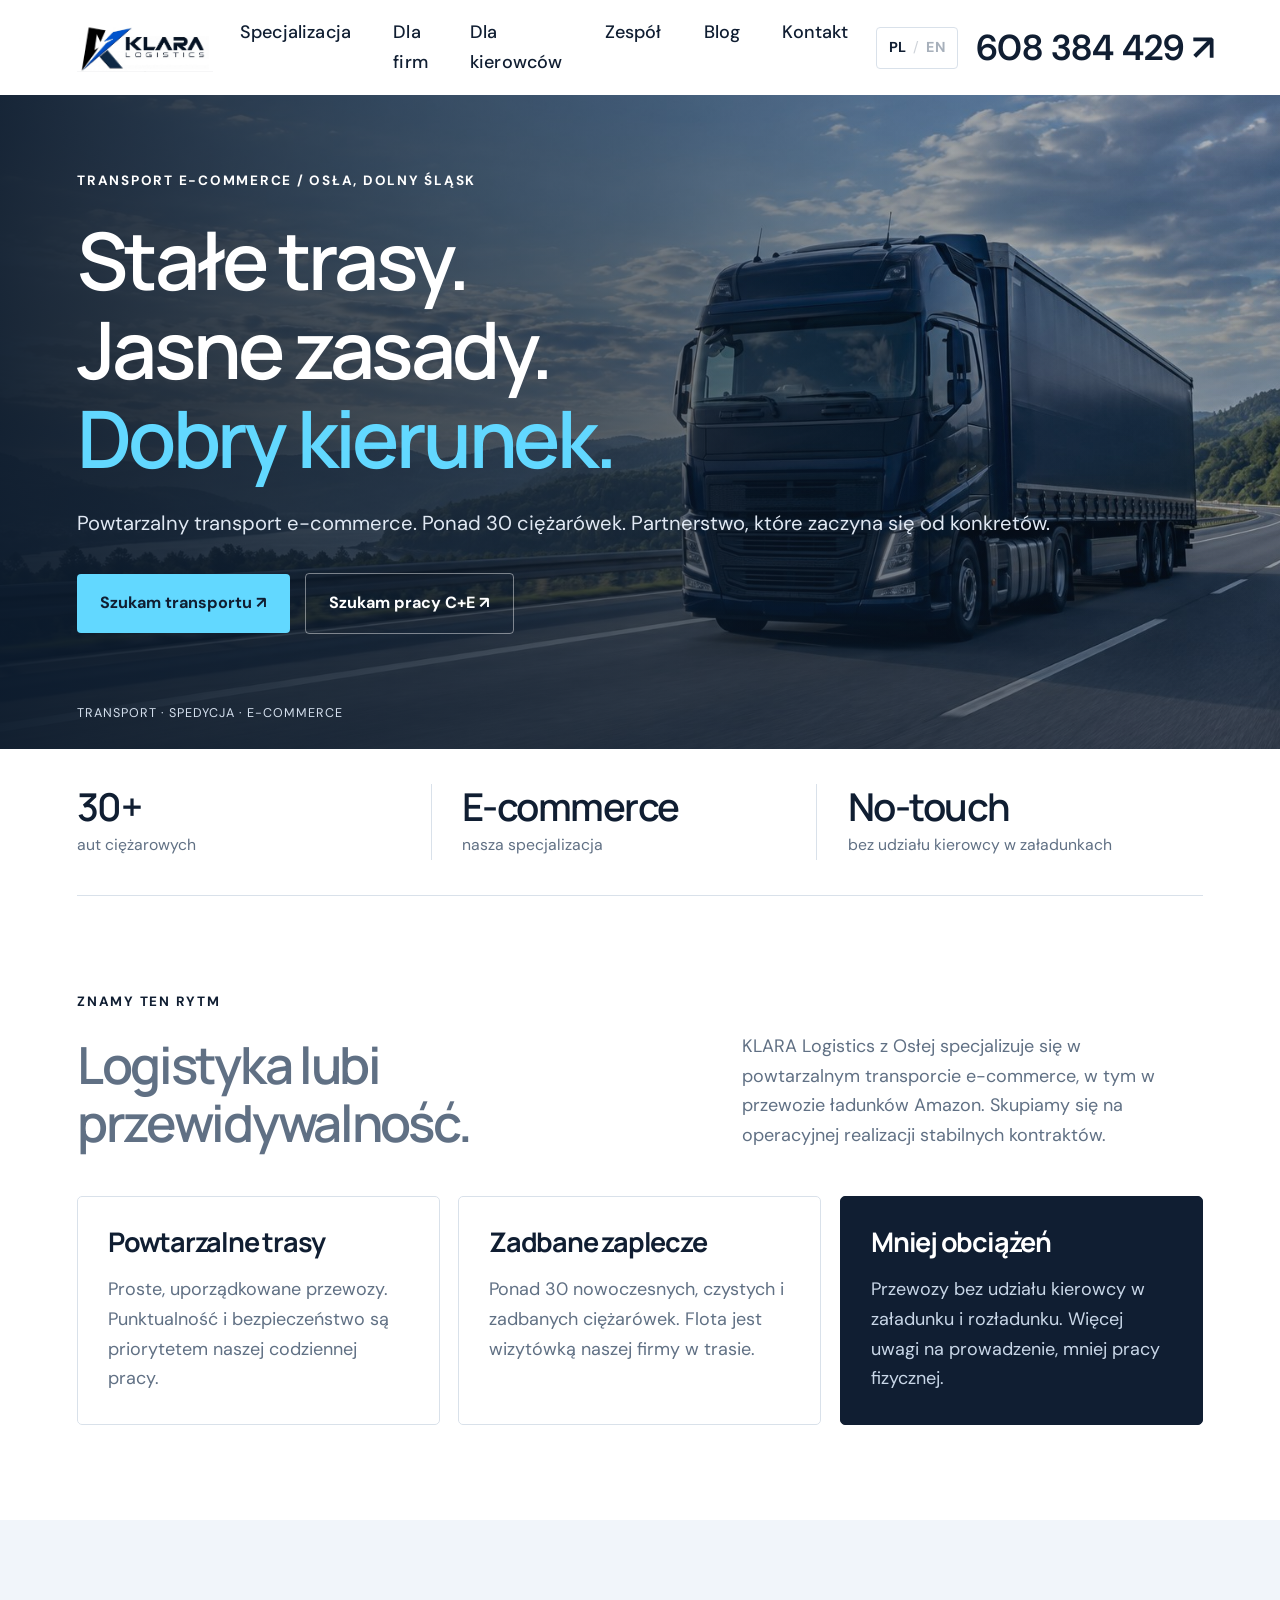
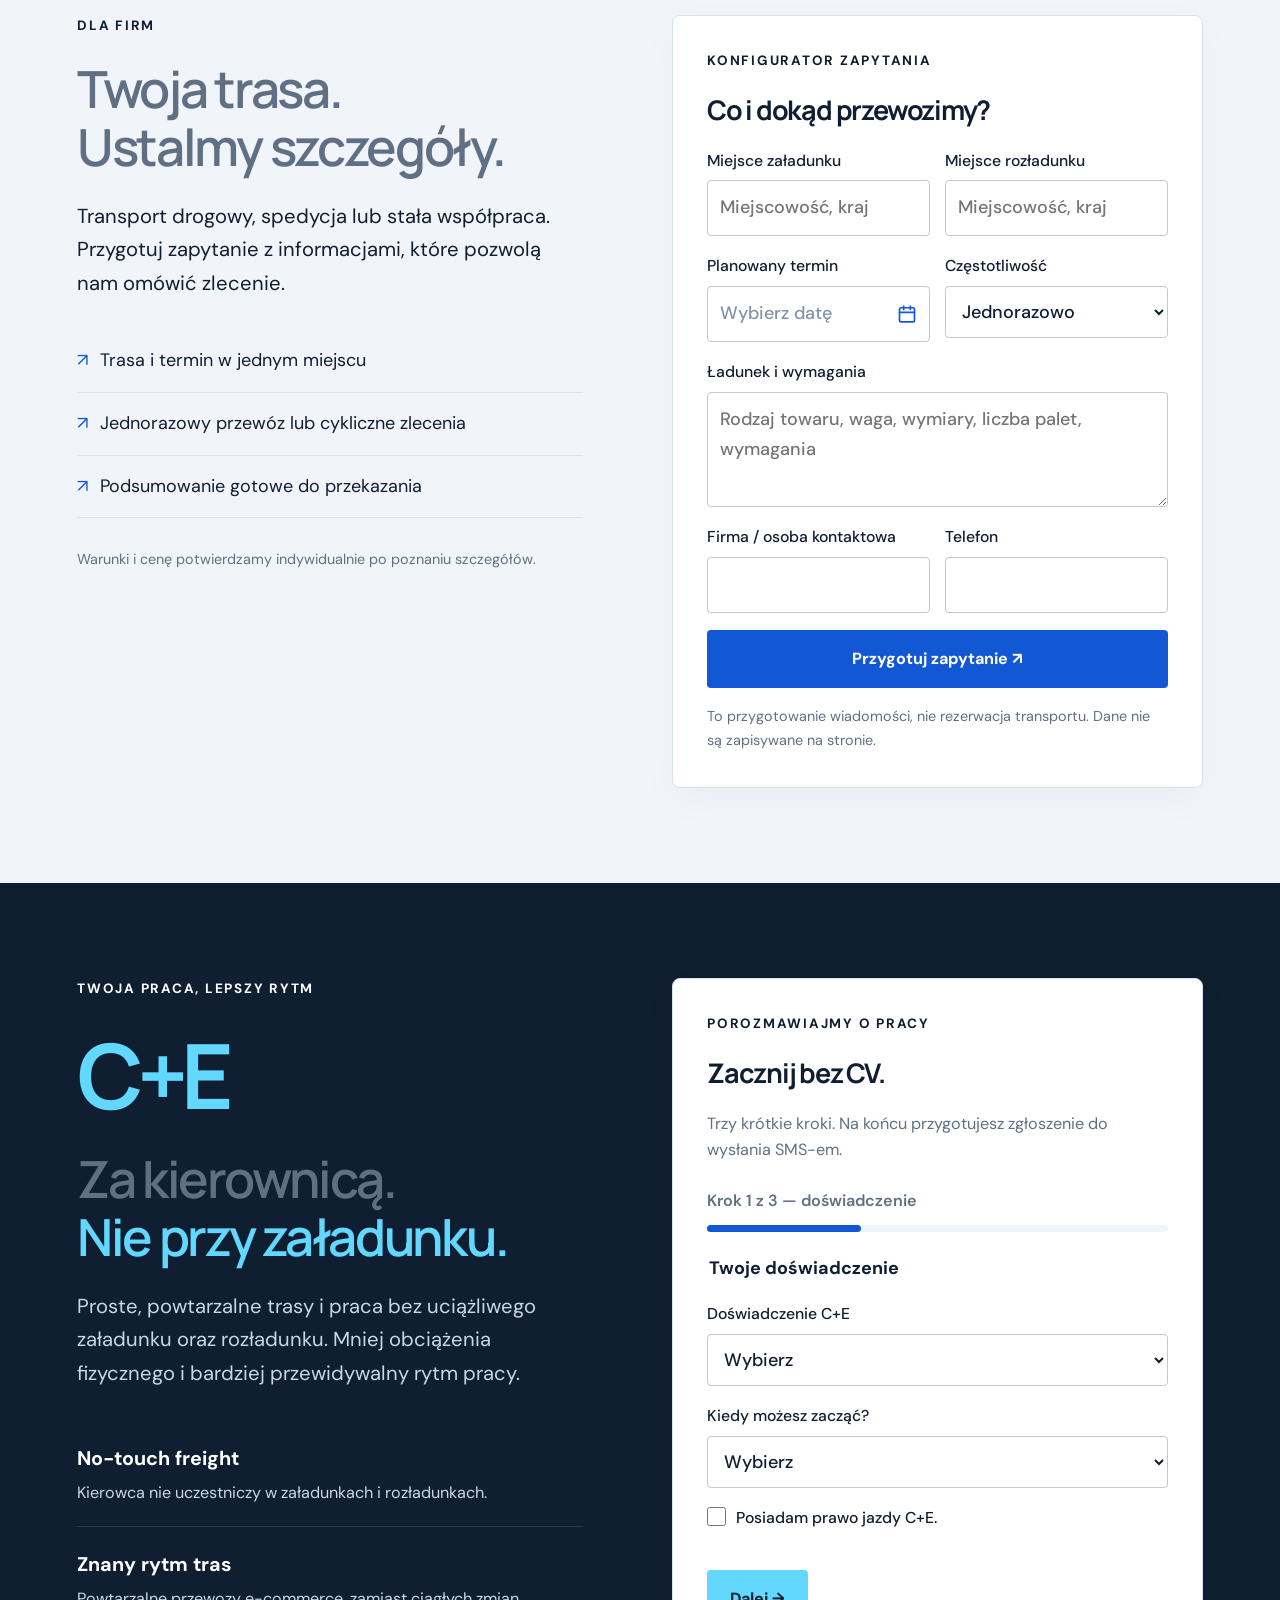
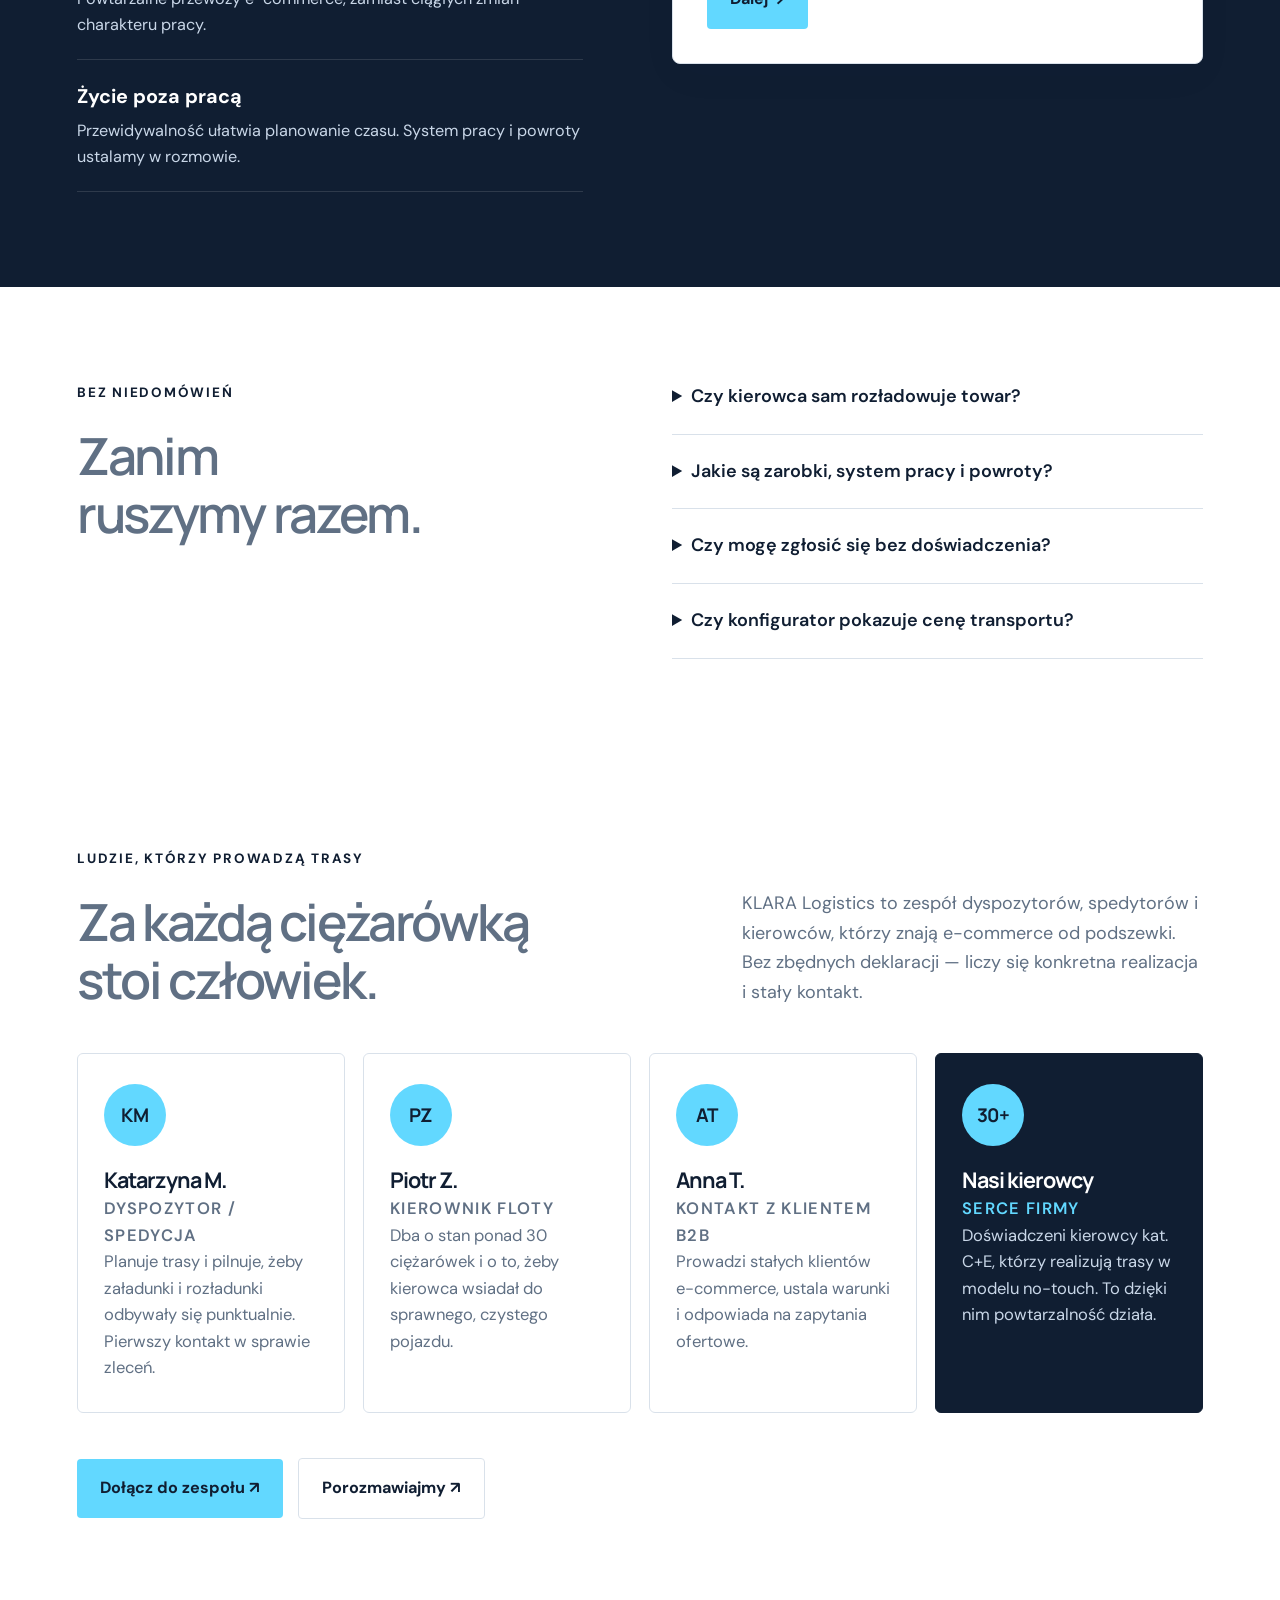
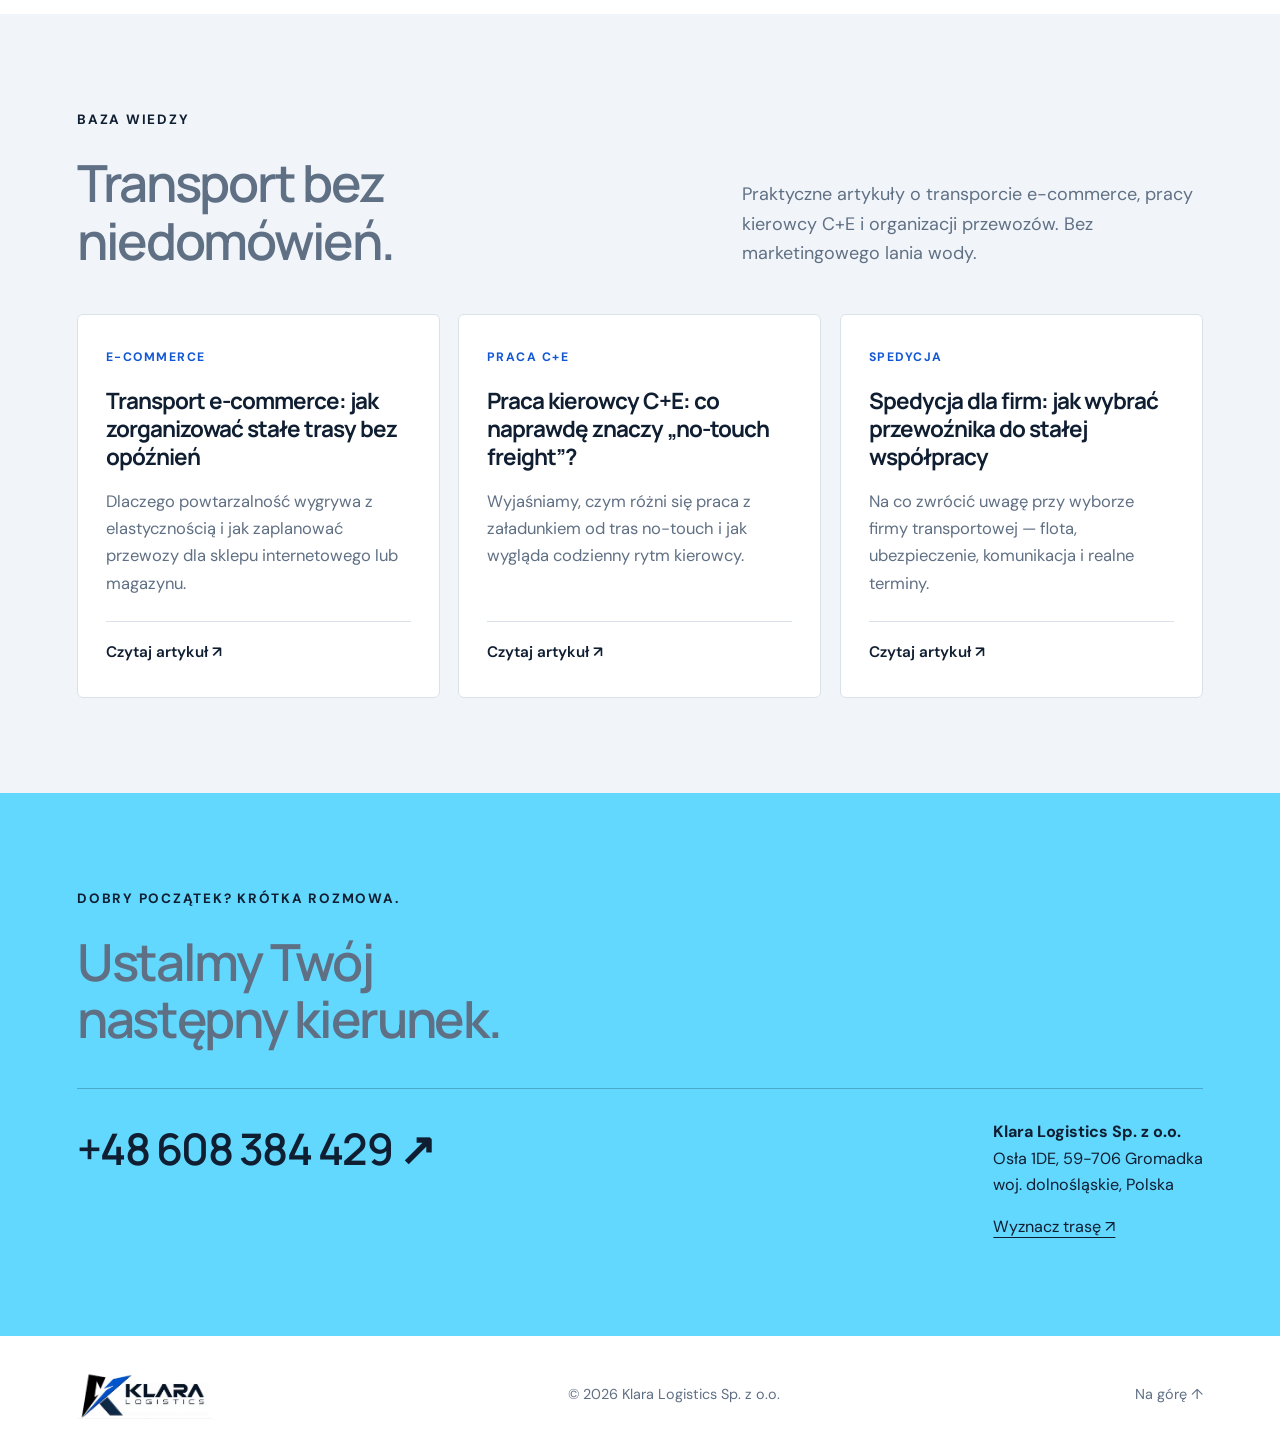
<file: index.html>
<!doctype html>
<html lang="pl">
<head>
  <meta charset="utf-8">
  <meta name="viewport" content="width=device-width,initial-scale=1">

  <title>KLARA Logistics | Transport e-commerce i praca kierowcy C+E</title>

  <meta
    name="description"
    content="Powtarzalny transport e-commerce, ponad 30 ciężarówek i praca C+E bez udziału w załadunkach. KLARA Logistics, Osła. Kontakt: 608 384 429."
  >
  <meta name="theme-color" content="#101e32">

  <link
    rel="icon"
    href="data:image/svg+xml,%3Csvg xmlns='http://www.w3.org/2000/svg' viewBox='0 0 64 64'%3E%3Crect width='64' height='64' rx='12' fill='%23101e32'/%3E%3Cpath d='M15 14h9v36h-9zm13 18 16-18h12L40 32l16 18H44z' fill='%2362d8ff'/%3E%3C/svg%3E"
  >

  <link rel="stylesheet" href="style.css">
  <link rel="stylesheet" href="style-team-blog.css">
  <script src="app.js" defer></script>

  <script type="application/ld+json">
  {
    "@context": "https://schema.org",
    "@type": "Organization",
    "name": "KLARA Logistics",
    "legalName": "Klara Logistics Sp. z o.o.",
    "telephone": "+48608384429",
    "description": "Transport drogowy i spedycja ze specjalizacją w powtarzalnym transporcie e-commerce.",
    "address": {
      "@type": "PostalAddress",
      "streetAddress": "Osła 1DE",
      "postalCode": "59-706",
      "addressLocality": "Gromadka",
      "addressRegion": "dolnośląskie",
      "addressCountry": "PL"
    }
  }
  </script>
</head>

<body>
<a class="skip" href="#main" data-pl="Przejdź do treści" data-en="Skip to content">Przejdź do treści</a>

<header class="header">
  <a class="brand brand--image" href="#" aria-label="KLARA Logistics — strona główna">
  <img src="./klara-logistics-logo.png" alt="KLARA Logistics" width="1237" height="436">
</a>

  <button
    id="menu-toggle"
    aria-expanded="false"
    aria-controls="navigation"
    aria-label="Otwórz menu"
    hidden
  >☰</button>

  <nav id="navigation" aria-label="Menu główne">
    <a href="#specjalizacja" data-pl="Specjalizacja" data-en="Specialization">Specjalizacja</a>
    <a href="#transport" data-pl="Dla firm" data-en="For business">Dla firm</a>
    <a href="#kierowcy" data-pl="Dla kierowców" data-en="For drivers">Dla kierowców</a>
    <a href="#zespol" data-pl="Zespół" data-en="Team">Zespół</a>
    <a href="#blog" data-pl="Blog" data-en="Blog">Blog</a>
    <a href="#kontakt" data-pl="Kontakt" data-en="Contact">Kontakt</a>
  </nav>

  <div class="header-actions">
    <button
      id="lang-toggle"
      class="lang-toggle"
      type="button"
      aria-label="Zmień język na angielski"
      aria-pressed="false"
    >
      <span class="lang-option lang-option--active" data-lang="pl">PL</span>
      <span class="lang-sep">/</span>
      <span class="lang-option" data-lang="en">EN</span>
    </button>

    <a class="header-phone" href="tel:+48608384429">608 384 429 ↗</a>
  </div>
</header>

<main id="main">
  <section class="hero">
    <img
      src="./truck.jpg"
      width="1536"
      height="1024"
      fetchpriority="high"
      alt="Ilustracyjna fotografia ciężarówki na trasie"
    >

    <div class="hero-content wrap">
      <p
        class="eyebrow reveal"
        data-pl="TRANSPORT E-COMMERCE / OSŁA, DOLNY ŚLĄSK"
        data-en="E-COMMERCE TRANSPORT / OSŁA, LOWER SILESIA"
      >TRANSPORT E-COMMERCE / OSŁA, DOLNY ŚLĄSK</p>

      <h1 class="reveal">
        <span data-pl="Stałe trasy." data-en="Fixed routes.">Stałe trasy.</span><br>
        <span data-pl="Jasne zasady." data-en="Clear rules.">Jasne zasady.</span><br>
        <em data-pl="Dobry kierunek." data-en="The right direction.">Dobry kierunek.</em>
      </h1>

      <p
        class="lead reveal"
        data-pl="Powtarzalny transport e-commerce. Ponad 30 ciężarówek. Partnerstwo, które zaczyna się od konkretów."
        data-en="Reliable e-commerce transport. Over 30 trucks. A partnership that starts with specifics."
      >Powtarzalny transport e-commerce. Ponad 30 ciężarówek.<br>
        Partnerstwo, które zaczyna się od konkretów.</p>

      <div class="actions reveal">
        <a class="button" href="#transport"
           data-pl="Szukam transportu ↗"
           data-en="I need transport ↗">Szukam transportu ↗</a>
        <a class="button ghost" href="#kierowcy"
           data-pl="Szukam pracy C+E ↗"
           data-en="Looking for C+E work ↗">Szukam pracy C+E ↗</a>
      </div>

      <div class="hero-foot reveal">
        <span data-pl="TRANSPORT · SPEDYCJA · E-COMMERCE"
              data-en="TRANSPORT · FREIGHT FORWARDING · E-COMMERCE">TRANSPORT · SPEDYCJA · E-COMMERCE</span>
      </div>
    </div>
  </section>

  <div class="facts wrap">
    <div class="reveal">
      <strong>30+</strong>
      <span data-pl="aut ciężarowych" data-en="trucks">aut ciężarowych</span>
    </div>
    <div class="reveal">
      <strong>E-commerce</strong>
      <span data-pl="nasza specjalizacja" data-en="our specialization">nasza specjalizacja</span>
    </div>
    <div class="reveal">
      <strong>No-touch</strong>
      <span data-pl="bez udziału kierowcy w załadunkach"
            data-en="no driver involvement in loading">bez udziału kierowcy w załadunkach</span>
    </div>
  </div>

  <section class="section wrap" id="specjalizacja">
    <div class="section-head">
      <div class="reveal">
        <p class="eyebrow" data-pl="ZNAMY TEN RYTM" data-en="WE KNOW THE RHYTHM">ZNAMY TEN RYTM</p>
        <h2>
          <span data-pl="Logistyka lubi" data-en="Logistics loves">Logistyka lubi</span><br>
          <span data-pl="przewidywalność." data-en="predictability.">przewidywalność.</span>
        </h2>
      </div>

      <p class="reveal"
         data-pl="KLARA Logistics z Osłej specjalizuje się w powtarzalnym transporcie e-commerce, w tym w przewozie ładunków Amazon. Skupiamy się na operacyjnej realizacji stabilnych kontraktów."
         data-en="KLARA Logistics from Osła specializes in recurring e-commerce transport, including Amazon freight. We focus on the operational execution of stable contracts."
      >KLARA Logistics z Osłej specjalizuje się w powtarzalnym
        transporcie e-commerce, w tym w przewozie ładunków Amazon.
        Skupiamy się na operacyjnej realizacji stabilnych kontraktów.</p>
    </div>

    <div class="cards">
      <article class="reveal">
        <h3 data-pl="Powtarzalne trasy" data-en="Recurring routes">Powtarzalne trasy</h3>
        <p data-pl="Proste, uporządkowane przewozy. Punktualność i bezpieczeństwo są priorytetem naszej codziennej pracy."
           data-en="Simple, well-organized transports. Punctuality and safety are the priority of our daily work."
        >Proste, uporządkowane przewozy. Punktualność i bezpieczeństwo
          są priorytetem naszej codziennej pracy.</p>
      </article>

      <article class="reveal">
        <h3 data-pl="Zadbane zaplecze" data-en="Well-kept fleet">Zadbane zaplecze</h3>
        <p data-pl="Ponad 30 nowoczesnych, czystych i zadbanych ciężarówek. Flota jest wizytówką naszej firmy w trasie."
           data-en="Over 30 modern, clean and well-maintained trucks. Our fleet is our business card on the road."
        >Ponad 30 nowoczesnych, czystych i zadbanych ciężarówek.
          Flota jest wizytówką naszej firmy w trasie.</p>
      </article>

      <article class="reveal">
        <h3 data-pl="Mniej obciążeń" data-en="Less strain">Mniej obciążeń</h3>
        <p data-pl="Przewozy bez udziału kierowcy w załadunku i rozładunku. Więcej uwagi na prowadzenie, mniej pracy fizycznej."
           data-en="Transports with no driver involvement in loading or unloading. More focus on driving, less physical work."
        >Przewozy bez udziału kierowcy w załadunku i rozładunku.
          Więcej uwagi na prowadzenie, mniej pracy fizycznej.</p>
      </article>
    </div>
  </section>

  <section class="soft" id="transport">
    <div class="section wrap split">
      <div class="reveal">
        <p class="eyebrow" data-pl="DLA FIRM" data-en="FOR BUSINESS">DLA FIRM</p>

        <h2>
          <span data-pl="Twoja trasa." data-en="Your route.">Twoja trasa.</span><br>
          <span data-pl="Ustalmy szczegóły." data-en="Let's work out the details.">Ustalmy szczegóły.</span>
        </h2>

        <p class="lead"
           data-pl="Transport drogowy, spedycja lub stała współpraca. Przygotuj zapytanie z informacjami, które pozwolą nam omówić zlecenie."
           data-en="Road transport, freight forwarding or long-term cooperation. Prepare an inquiry with details that let us discuss the order."
        >Transport drogowy, spedycja lub stała współpraca.
          Przygotuj zapytanie z informacjami, które pozwolą nam
          omówić zlecenie.</p>

        <ul class="feature-list">
          <li data-pl="Trasa i termin w jednym miejscu"
              data-en="Route and date in one place">Trasa i termin w jednym miejscu</li>
          <li data-pl="Jednorazowy przewóz lub cykliczne zlecenia"
              data-en="One-off transport or recurring orders">Jednorazowy przewóz lub cykliczne zlecenia</li>
          <li data-pl="Podsumowanie gotowe do przekazania"
              data-en="A summary ready to send">Podsumowanie gotowe do przekazania</li>
        </ul>

        <p class="note"
           data-pl="Warunki i cenę potwierdzamy indywidualnie po poznaniu szczegółów."
           data-en="We confirm terms and pricing individually after learning the details."
        >Warunki i cenę potwierdzamy indywidualnie po poznaniu szczegółów.</p>
      </div>

      <form id="transport-form" class="panel reveal">
        <p class="eyebrow" data-pl="KONFIGURATOR ZAPYTANIA" data-en="INQUIRY CONFIGURATOR">KONFIGURATOR ZAPYTANIA</p>
        <h3 data-pl="Co i dokąd przewozimy?" data-en="What are we moving, and where?">Co i dokąd przewozimy?</h3>

        <div class="row">
          <label>
            <span data-pl="Miejsce załadunku" data-en="Loading place">Miejsce załadunku</span>
            <input name="from" required maxlength="120"
                   data-pl-placeholder="Miejscowość, kraj"
                   data-en-placeholder="City, country"
                   placeholder="Miejscowość, kraj">
          </label>

          <label>
            <span data-pl="Miejsce rozładunku" data-en="Unloading place">Miejsce rozładunku</span>
            <input name="to" required maxlength="120"
                   data-pl-placeholder="Miejscowość, kraj"
                   data-en-placeholder="City, country"
                   placeholder="Miejscowość, kraj">
          </label>
        </div>

        <div class="row">
          <label>
            <span data-pl="Planowany termin" data-en="Planned date">Planowany termin</span>
            <input name="date" type="date" required>
          </label>

          <label>
            <span data-pl="Częstotliwość" data-en="Frequency">Częstotliwość</span>
            <select name="frequency">
              <option data-pl="Jednorazowo" data-en="One-off">Jednorazowo</option>
              <option data-pl="Regularnie co tydzień" data-en="Weekly, recurring">Regularnie co tydzień</option>
              <option data-pl="Regularnie co miesiąc" data-en="Monthly, recurring">Regularnie co miesiąc</option>
              <option data-pl="Do ustalenia" data-en="To be agreed">Do ustalenia</option>
            </select>
          </label>
        </div>

        <label>
          <span data-pl="Ładunek i wymagania" data-en="Cargo and requirements">Ładunek i wymagania</span>
          <textarea name="cargo" required maxlength="1000" rows="3"
                    data-pl-placeholder="Rodzaj towaru, waga, wymiary, liczba palet, wymagania"
                    data-en-placeholder="Type of goods, weight, dimensions, number of pallets, requirements"
                    placeholder="Rodzaj towaru, waga, wymiary, liczba palet, wymagania"></textarea>
        </label>

        <div class="row">
          <label>
            <span data-pl="Firma / osoba kontaktowa" data-en="Company / contact person">Firma / osoba kontaktowa</span>
            <input name="company" required maxlength="100" autocomplete="organization">
          </label>

          <label>
            <span data-pl="Telefon" data-en="Phone">Telefon</span>
            <input name="phone" type="tel" required autocomplete="tel" maxlength="25">
          </label>
        </div>

        <button class="button dark" type="submit" disabled
                data-pl="Przygotuj zapytanie ↗"
                data-en="Prepare inquiry ↗">Przygotuj zapytanie ↗</button>

        <p class="note"
           data-pl="To przygotowanie wiadomości, nie rezerwacja transportu. Dane nie są zapisywane na stronie."
           data-en="This prepares a message, not a transport booking. Data is not stored on the site."
        >To przygotowanie wiadomości, nie rezerwacja transportu.
          Dane nie są zapisywane na stronie.</p>

        <div class="result" hidden>
          <h4 data-pl="Zapytanie gotowe" data-en="Inquiry ready">Zapytanie gotowe</h4>

          <textarea class="message" rows="8" readonly
                    aria-label="Treść zapytania transportowego"></textarea>

          <p data-pl="Wyślij SMS w swojej aplikacji, skopiuj treść lub pobierz plik do przekazania."
             data-en="Send an SMS in your app, copy the text, or download the file.">
            Wyślij SMS w swojej aplikacji, skopiuj treść
            lub pobierz plik do przekazania.</p>

          <div class="actions">
            <a class="button sms" data-pl="Otwórz SMS ↗" data-en="Open SMS ↗">Otwórz SMS ↗</a>
            <button type="button" class="text-button copy"
                    data-pl="Kopiuj" data-en="Copy">Kopiuj</button>
            <button type="button" class="text-button download"
                    data-pl="Pobierz .txt" data-en="Download .txt">Pobierz .txt</button>
          </div>

          <p class="status" role="status"></p>
        </div>
      </form>
    </div>
  </section>

  <section class="drivers" id="kierowcy">
    <div class="section wrap split">
      <div class="reveal">
        <p class="eyebrow" data-pl="TWOJA PRACA, LEPSZY RYTM" data-en="YOUR JOB, BETTER RHYTHM">TWOJA PRACA, LEPSZY RYTM</p>
        <span class="license">C+E</span>

        <h2>
          <span data-pl="Za kierownicą." data-en="Behind the wheel.">Za kierownicą.</span><br>
          <em data-pl="Nie przy załadunku." data-en="Not at the loading dock.">Nie przy załadunku.</em>
        </h2>

        <p class="lead"
           data-pl="Proste, powtarzalne trasy i praca bez uciążliwego załadunku oraz rozładunku. Mniej obciążenia fizycznego i bardziej przewidywalny rytm pracy."
           data-en="Simple, recurring routes and work without tiresome loading and unloading. Less physical strain and a more predictable rhythm."
        >Proste, powtarzalne trasy i praca bez uciążliwego załadunku
          oraz rozładunku. Mniej obciążenia fizycznego
          i bardziej przewidywalny rytm pracy.</p>

        <div class="benefits">
          <div class="reveal">
            <span>
              <strong data-pl="No-touch freight" data-en="No-touch freight">No-touch freight</strong>
              <span data-pl="Kierowca nie uczestniczy w załadunkach i rozładunkach."
                    data-en="The driver does not take part in loading or unloading.">Kierowca nie uczestniczy w załadunkach i rozładunkach.</span>
            </span>
          </div>

          <div class="reveal">
            <span>
              <strong data-pl="Znany rytm tras" data-en="Known route rhythm">Znany rytm tras</strong>
              <span data-pl="Powtarzalne przewozy e-commerce, zamiast ciągłych zmian charakteru pracy."
                    data-en="Recurring e-commerce transports instead of constant changes in the nature of work.">Powtarzalne przewozy e-commerce, zamiast ciągłych zmian
                charakteru pracy.</span>
            </span>
          </div>

          <div class="reveal">
            <span>
              <strong data-pl="Życie poza pracą" data-en="Life outside work">Życie poza pracą</strong>
              <span data-pl="Przewidywalność ułatwia planowanie czasu. System pracy i powroty ustalamy w rozmowie."
                    data-en="Predictability makes planning easier. We agree the work system and returns individually.">Przewidywalność ułatwia planowanie czasu.
                System pracy i powroty ustalamy w rozmowie.</span>
            </span>
          </div>
        </div>
      </div>

      <form id="driver-form" class="panel wizard reveal">
        <p class="eyebrow" data-pl="POROZMAWIAJMY O PRACY" data-en="LET'S TALK ABOUT WORK">POROZMAWIAJMY O PRACY</p>
        <h3 data-pl="Zacznij bez CV." data-en="Start without a CV.">Zacznij bez CV.</h3>

        <p data-pl="Trzy krótkie kroki. Na końcu przygotujesz zgłoszenie do wysłania SMS-em."
           data-en="Three short steps. At the end you'll prepare an application to send by SMS."
        >Trzy krótkie kroki. Na końcu przygotujesz zgłoszenie
          do wysłania SMS-em.</p>

        <noscript>
          <p>
            <span data-pl="Formularz wymaga JavaScript. Zadzwoń:"
                  data-en="The form requires JavaScript. Call:">Formularz wymaga JavaScript. Zadzwoń:</span>
            <a href="tel:+48608384429">608 384 429</a>.
          </p>
        </noscript>

        <p id="step-label" class="step-label" aria-live="polite"
           data-pl="Krok 1 z 3 — doświadczenie"
           data-en="Step 1 of 3 — experience">Krok 1 z 3 — doświadczenie</p>

        <progress id="step-progress" value="1" max="3" aria-label="Postęp zgłoszenia">1 / 3</progress>

        <fieldset data-step="0">
          <legend data-pl="Twoje doświadczenie" data-en="Your experience">Twoje doświadczenie</legend>

          <label>
            <span data-pl="Doświadczenie C+E" data-en="C+E experience">Doświadczenie C+E</span>
            <select name="experience" required>
              <option value="" data-pl="Wybierz" data-en="Choose">Wybierz</option>
              <option data-pl="Dopiero zaczynam" data-en="Just starting">Dopiero zaczynam</option>
              <option data-pl="Poniżej 1 roku" data-en="Less than 1 year">Poniżej 1 roku</option>
              <option data-pl="1–3 lata" data-en="1–3 years">1–3 lata</option>
              <option data-pl="Ponad 3 lata" data-en="Over 3 years">Ponad 3 lata</option>
            </select>
          </label>

          <label>
            <span data-pl="Kiedy możesz zacząć?" data-en="When can you start?">Kiedy możesz zacząć?</span>
            <select name="availability" required>
              <option value="" data-pl="Wybierz" data-en="Choose">Wybierz</option>
              <option data-pl="Od zaraz" data-en="Immediately">Od zaraz</option>
              <option data-pl="W ciągu miesiąca" data-en="Within a month">W ciągu miesiąca</option>
              <option data-pl="Termin do ustalenia" data-en="Date to be agreed">Termin do ustalenia</option>
            </select>
          </label>

          <label class="check">
            <input type="checkbox" name="license" required>
            <span data-pl="Posiadam prawo jazdy C+E." data-en="I have a C+E driving licence.">Posiadam prawo jazdy C+E.</span>
          </label>
        </fieldset>

        <fieldset data-step="1" hidden disabled>
          <legend data-pl="Jak się z Tobą skontaktować?" data-en="How can we reach you?">Jak się z Tobą skontaktować?</legend>

          <div class="row">
            <label>
              <span data-pl="Imię" data-en="First name">Imię</span>
              <input name="name" required autocomplete="given-name" maxlength="60">
            </label>

            <label>
              <span data-pl="Telefon" data-en="Phone">Telefon</span>
              <input name="phone" type="tel" required autocomplete="tel" maxlength="25">
            </label>
          </div>

          <label>
            <span data-pl="Miejscowość" data-en="City">Miejscowość</span>
            <input name="city" required autocomplete="address-level2" maxlength="80">
          </label>

          <label>
            <span data-pl="Twoje preferencje (opcjonalnie)" data-en="Your preferences (optional)">Twoje preferencje (opcjonalnie)</span>
            <textarea name="preferences" rows="3" maxlength="500"
                      data-pl-placeholder="Np. preferowany system pracy, pytania o trasy"
                      data-en-placeholder="E.g. preferred work system, questions about routes"
                      placeholder="Np. preferowany system pracy, pytania o trasy"></textarea>
          </label>
        </fieldset>

        <fieldset data-step="2" hidden disabled>
          <legend data-pl="Sprawdź swoje zgłoszenie" data-en="Review your application">Sprawdź swoje zgłoszenie</legend>

          <p data-pl="Możesz wrócić i poprawić dane. Nic nie zostało jeszcze wysłane."
             data-en="You can go back and edit. Nothing has been sent yet."
          >Możesz wrócić i poprawić dane.
            Nic nie zostało jeszcze wysłane.</p>

          <pre id="driver-review" class="review"></pre>

          <p class="note"
             data-pl="Informacje przekażesz firmie dopiero po samodzielnym wysłaniu wiadomości. Nie zapisujemy danych formularza na stronie."
             data-en="Information reaches the company only after you send the message yourself. We don't store form data on the site."
          >Informacje przekażesz firmie dopiero po samodzielnym
            wysłaniu wiadomości. Nie zapisujemy danych formularza
            na stronie.</p>
        </fieldset>

        <div class="wizard-buttons">
          <button class="text-button" type="button" id="previous" hidden
                  data-pl="← Wstecz" data-en="← Back">← Wstecz</button>
          <button class="button" type="button" id="next"
                  data-pl="Dalej →" data-en="Next →">Dalej →</button>
          <button class="button" type="submit" id="finish" hidden
                  data-pl="Przygotuj wiadomość ↗" data-en="Prepare message ↗">Przygotuj wiadomość ↗</button>
        </div>

        <div class="result" hidden>
          <h4 data-pl="Zgłoszenie gotowe do wysłania" data-en="Application ready to send">Zgłoszenie gotowe do wysłania</h4>

          <textarea class="message" readonly rows="8"
                    aria-label="Treść zgłoszenia kierowcy"></textarea>

          <p data-pl="Otwórz aplikację SMS i potwierdź wysłanie na 608 384 429 lub skopiuj treść."
             data-en="Open your SMS app and confirm sending to 608 384 429, or copy the text."
          >Otwórz aplikację SMS i potwierdź wysłanie na
            608 384 429 lub skopiuj treść.</p>

          <div class="actions">
            <a class="button sms" data-pl="Otwórz SMS ↗" data-en="Open SMS ↗">Otwórz SMS ↗</a>
            <button type="button" class="text-button copy"
                    data-pl="Kopiuj" data-en="Copy">Kopiuj</button>
            <button type="button" class="text-button download"
                    data-pl="Pobierz .txt" data-en="Download .txt">Pobierz .txt</button>
          </div>

          <p class="status" role="status"></p>
        </div>
      </form>
    </div>
  </section>

  <section class="section wrap split faq">
    <div class="reveal">
      <p class="eyebrow" data-pl="BEZ NIEDOMÓWIEŃ" data-en="NO MISUNDERSTANDINGS">BEZ NIEDOMÓWIEŃ</p>
      <h2>
        <span data-pl="Zanim" data-en="Before">Zanim</span><br>
        <span data-pl="ruszymy razem." data-en="we start together.">ruszymy razem.</span>
      </h2>
    </div>

    <div class="reveal">
      <details>
        <summary data-pl="Czy kierowca sam rozładowuje towar?"
                 data-en="Does the driver unload the cargo?">Czy kierowca sam rozładowuje towar?</summary>
        <p data-pl="W opisanym modelu no-touch freight kierowca nie bierze udziału w załadunku i rozładunku. Szczegóły obowiązków na danej trasie omawiamy przed rozpoczęciem współpracy."
           data-en="In the no-touch freight model described here, the driver does not take part in loading or unloading. Details for each route are discussed before cooperation starts."
        >W opisanym modelu no-touch freight kierowca nie bierze
          udziału w załadunku i rozładunku. Szczegóły obowiązków
          na danej trasie omawiamy przed rozpoczęciem współpracy.</p>
      </details>

      <details>
        <summary data-pl="Jakie są zarobki, system pracy i powroty?"
                 data-en="What about pay, work system and returns home?">Jakie są zarobki, system pracy i powroty?</summary>
        <p data-pl="Te warunki ustalamy indywidualnie. W zgłoszeniu wpisz preferowany system pracy i pytania, które chcesz omówić."
           data-en="We agree these terms individually. In your application, note your preferred work system and the questions you'd like to discuss."
        >Te warunki ustalamy indywidualnie. W zgłoszeniu wpisz
          preferowany system pracy i pytania, które chcesz omówić.</p>
      </details>

      <details>
        <summary data-pl="Czy mogę zgłosić się bez doświadczenia?"
                 data-en="Can I apply without experience?">Czy mogę zgłosić się bez doświadczenia?</summary>
        <p data-pl="Możesz przesłać zgłoszenie i zaznaczyć „Dopiero zaczynam”. Podczas rozmowy sprawdzimy aktualne możliwości współpracy. Wysłanie zgłoszenia nie gwarantuje zatrudnienia."
           data-en="You can send an application and select 'Just starting'. During the call we'll check current options. Sending an application does not guarantee employment."
        >Możesz przesłać zgłoszenie i zaznaczyć „Dopiero zaczynam”.
          Podczas rozmowy sprawdzimy aktualne możliwości współpracy.
          Wysłanie zgłoszenia nie gwarantuje zatrudnienia.</p>
      </details>

      <details>
        <summary data-pl="Czy konfigurator pokazuje cenę transportu?"
                 data-en="Does the configurator show the transport price?">Czy konfigurator pokazuje cenę transportu?</summary>
        <p data-pl="Nie. Przygotowuje komplet informacji do rozmowy. Cenę, dostępność pojazdu i warunki realizacji potwierdzamy indywidualnie."
           data-en="No. It prepares a full set of information for the call. Price, vehicle availability and terms are confirmed individually."
        >Nie. Przygotowuje komplet informacji do rozmowy.
          Cenę, dostępność pojazdu i warunki realizacji
          potwierdzamy indywidualnie.</p>
      </details>
    </div>
  </section>

  <!-- ===== ZESPÓŁ ===== -->
  <section class="section wrap team" id="zespol">
    <div class="section-head">
      <div class="reveal">
        <p class="eyebrow" data-pl="LUDZIE, KTÓRZY PROWADZĄ TRASY" data-en="PEOPLE BEHIND THE ROUTES">LUDZIE, KTÓRZY PROWADZĄ TRASY</p>
        <h2>
          <span data-pl="Za każdą ciężarówką" data-en="Behind every truck">Za każdą ciężarówką</span><br>
          <span data-pl="stoi człowiek." data-en="stands a person.">stoi człowiek.</span>
        </h2>
      </div>

      <p class="reveal"
         data-pl="KLARA Logistics to zespół dyspozytorów, spedytorów i kierowców, którzy znają e-commerce od podszewki. Bez zbędnych deklaracji — liczy się konkretna realizacja i stały kontakt."
         data-en="KLARA Logistics is a team of dispatchers, forwarders and drivers who know e-commerce inside out. No empty promises — what counts is execution and constant contact."
      >KLARA Logistics to zespół dyspozytorów, spedytorów i kierowców,
        którzy znają e-commerce od podszewki. Bez zbędnych deklaracji —
        liczy się konkretna realizacja i stały kontakt.</p>
    </div>

    <div class="team-grid">
      <article class="team-card reveal">
        <div class="team-avatar" aria-hidden="true">KM</div>
        <h3>Katarzyna M.</h3>
        <p class="team-role" data-pl="Dyspozytor / Spedycja" data-en="Dispatcher / Forwarding">Dyspozytor / Spedycja</p>
        <p data-pl="Planuje trasy i pilnuje, żeby załadunki i rozładunki odbywały się punktualnie. Pierwszy kontakt w sprawie zleceń."
           data-en="Plans routes and makes sure loading and unloading happen on time. First point of contact for orders."
        >Planuje trasy i pilnuje, żeby załadunki i rozładunki
          odbywały się punktualnie. Pierwszy kontakt w sprawie zleceń.</p>
      </article>

      <article class="team-card reveal">
        <div class="team-avatar" aria-hidden="true">PZ</div>
        <h3>Piotr Z.</h3>
        <p class="team-role" data-pl="Kierownik floty" data-en="Fleet manager">Kierownik floty</p>
        <p data-pl="Dba o stan ponad 30 ciężarówek i o to, żeby kierowca wsiadał do sprawnego, czystego pojazdu."
           data-en="Takes care of over 30 trucks and makes sure drivers get into efficient, clean vehicles."
        >Dba o stan ponad 30 ciężarówek i o to, żeby kierowca wsiadał
          do sprawnego, czystego pojazdu.</p>
      </article>

      <article class="team-card reveal">
        <div class="team-avatar" aria-hidden="true">AT</div>
        <h3>Anna T.</h3>
        <p class="team-role" data-pl="Kontakt z klientem B2B" data-en="B2B client contact">Kontakt z klientem B2B</p>
        <p data-pl="Prowadzi stałych klientów e-commerce, ustala warunki i odpowiada na zapytania ofertowe."
           data-en="Manages regular e-commerce clients, agrees terms and answers inquiries."
        >Prowadzi stałych klientów e-commerce, ustala warunki
          i odpowiada na zapytania ofertowe.</p>
      </article>

      <article class="team-card team-card--accent reveal">
        <div class="team-avatar" aria-hidden="true">30+</div>
        <h3 data-pl="Nasi kierowcy" data-en="Our drivers">Nasi kierowcy</h3>
        <p class="team-role" data-pl="Serce firmy" data-en="The heart of the company">Serce firmy</p>
        <p data-pl="Doświadczeni kierowcy kat. C+E, którzy realizują trasy w modelu no-touch. To dzięki nim powtarzalność działa."
           data-en="Experienced C+E drivers who run no-touch routes. Thanks to them, the repeatability works."
        >Doświadczeni kierowcy kat. C+E, którzy realizują trasy
          w modelu no-touch. To dzięki nim powtarzalność działa.</p>
      </article>
    </div>

    <div class="actions team-cta reveal">
      <a class="button" href="#kierowcy"
         data-pl="Dołącz do zespołu ↗" data-en="Join the team ↗">Dołącz do zespołu ↗</a>
      <a class="button ghost dark-ghost" href="#kontakt"
         data-pl="Porozmawiajmy ↗" data-en="Let's talk ↗">Porozmawiajmy ↗</a>
    </div>
  </section>

  <!-- ===== BLOG / WIEDZA ===== -->
  <section class="soft" id="blog">
    <div class="section wrap">
      <div class="section-head">
        <div class="reveal">
          <p class="eyebrow" data-pl="BAZA WIEDZY" data-en="KNOWLEDGE BASE">BAZA WIEDZY</p>
          <h2>
            <span data-pl="Transport bez" data-en="Transport without">Transport bez</span><br>
            <span data-pl="niedomówień." data-en="ambiguity.">niedomówień.</span>
          </h2>
        </div>

        <p class="reveal"
           data-pl="Praktyczne artykuły o transporcie e-commerce, pracy kierowcy C+E i organizacji przewozów. Bez marketingowego lania wody."
           data-en="Practical articles on e-commerce transport, C+E driving work and freight organization. No marketing fluff."
        >Praktyczne artykuły o transporcie e-commerce, pracy kierowcy C+E
          i organizacji przewozów. Bez marketingowego lania wody.</p>
      </div>

      <div class="blog-grid">
        <a class="blog-card reveal" href="./blog/transport-ecommerce.html">
          <span class="blog-tag" data-pl="E-COMMERCE" data-en="E-COMMERCE">E-COMMERCE</span>
          <h3 data-pl="Transport e-commerce: jak zorganizować stałe trasy bez opóźnień"
              data-en="E-commerce transport: how to run fixed routes without delays"
          >Transport e-commerce: jak zorganizować stałe trasy bez opóźnień</h3>
          <p data-pl="Dlaczego powtarzalność wygrywa z elastycznością i jak zaplanować przewozy dla sklepu internetowego lub magazynu."
             data-en="Why repeatability beats flexibility, and how to plan transports for an online store or warehouse."
          >Dlaczego powtarzalność wygrywa z elastycznością i jak
            zaplanować przewozy dla sklepu internetowego lub magazynu.</p>
          <span class="blog-more" data-pl="Czytaj artykuł ↗" data-en="Read article ↗">Czytaj artykuł ↗</span>
        </a>

        <a class="blog-card reveal" href="./blog/praca-kierowca-ce.html">
          <span class="blog-tag" data-pl="PRACA C+E" data-en="C+E WORK">PRACA C+E</span>
          <h3 data-pl="Praca kierowcy C+E: co naprawdę znaczy „no-touch freight”?"
              data-en="C+E driving job: what does 'no-touch freight' really mean?"
          >Praca kierowcy C+E: co naprawdę znaczy „no-touch freight"?</h3>
          <p data-pl="Wyjaśniamy, czym różni się praca z załadunkiem od tras no-touch i jak wygląda codzienny rytm kierowcy."
             data-en="We explain how loading work differs from no-touch routes, and what a driver's daily rhythm looks like."
          >Wyjaśniamy, czym różni się praca z załadunkiem od tras
            no-touch i jak wygląda codzienny rytm kierowcy.</p>
          <span class="blog-more" data-pl="Czytaj artykuł ↗" data-en="Read article ↗">Czytaj artykuł ↗</span>
        </a>

        <a class="blog-card reveal" href="./blog/spedycja-firmowa.html">
          <span class="blog-tag" data-pl="SPEDYCJA" data-en="FORWARDING">SPEDYCJA</span>
          <h3 data-pl="Spedycja dla firm: jak wybrać przewoźnika do stałej współpracy"
              data-en="Freight forwarding for businesses: how to pick a carrier for long-term cooperation"
          >Spedycja dla firm: jak wybrać przewoźnika do stałej współpracy</h3>
          <p data-pl="Na co zwrócić uwagę przy wyborze firmy transportowej — flota, ubezpieczenie, komunikacja i realne terminy."
             data-en="What to look for when choosing a transport company — fleet, insurance, communication and realistic deadlines."
          >Na co zwrócić uwagę przy wyborze firmy transportowej —
            flota, ubezpieczenie, komunikacja i realne terminy.</p>
          <span class="blog-more" data-pl="Czytaj artykuł ↗" data-en="Read article ↗">Czytaj artykuł ↗</span>
        </a>
      </div>
    </div>
  </section>

  <section class="contact" id="kontakt">
    <div class="section wrap">
      <p class="eyebrow reveal"
         data-pl="DOBRY POCZĄTEK? KRÓTKA ROZMOWA."
         data-en="A GOOD START? A SHORT CALL."
      >DOBRY POCZĄTEK? KRÓTKA ROZMOWA.</p>

      <h2 class="reveal">
        <span data-pl="Ustalmy Twój" data-en="Let's set your">Ustalmy Twój</span><br>
        <span data-pl="następny kierunek." data-en="next direction.">następny kierunek.</span>
      </h2>

      <div class="contact-row reveal">
        <a class="big-phone" href="tel:+48608384429">+48 608 384 429 ↗</a>

        <address>
          <b>Klara Logistics Sp. z o.o.</b><br>
          Osła 1DE, 59-706 Gromadka<br>
          <span data-pl="woj. dolnośląskie, Polska" data-en="Lower Silesia, Poland">woj. dolnośląskie, Polska</span><br>

          <a
            href="https://www.google.com/maps/search/?api=1&amp;query=Os%C5%82a%201DE%2059-706%20Gromadka"
            target="_blank"
            rel="noopener noreferrer"
            data-pl="Wyznacz trasę ↗"
            data-en="Get directions ↗"
          >Wyznacz trasę ↗</a>
        </address>
      </div>
    </div>
  </section>
</main>

<footer class="wrap">
  <a class="brand brand--image" href="#" aria-label="KLARA Logistics">
  <img src="./klara-logistics-logo.png" alt="KLARA Logistics" width="1237" height="436">
</a>
  <span>© <span id="year">2026</span> Klara Logistics Sp. z o.o.</span>
  <a href="#" data-pl="Na górę ↑" data-en="Back to top ↑">Na górę ↑</a>
</footer>

<div class="mobile-contact">
  <a href="tel:+48608384429" data-pl="Zadzwoń" data-en="Call">Zadzwoń</a>
  <a href="#kierowcy" data-pl="Praca C+E ↗" data-en="C+E work ↗">Praca C+E ↗</a>
</div>
</body>
</html>
</file>
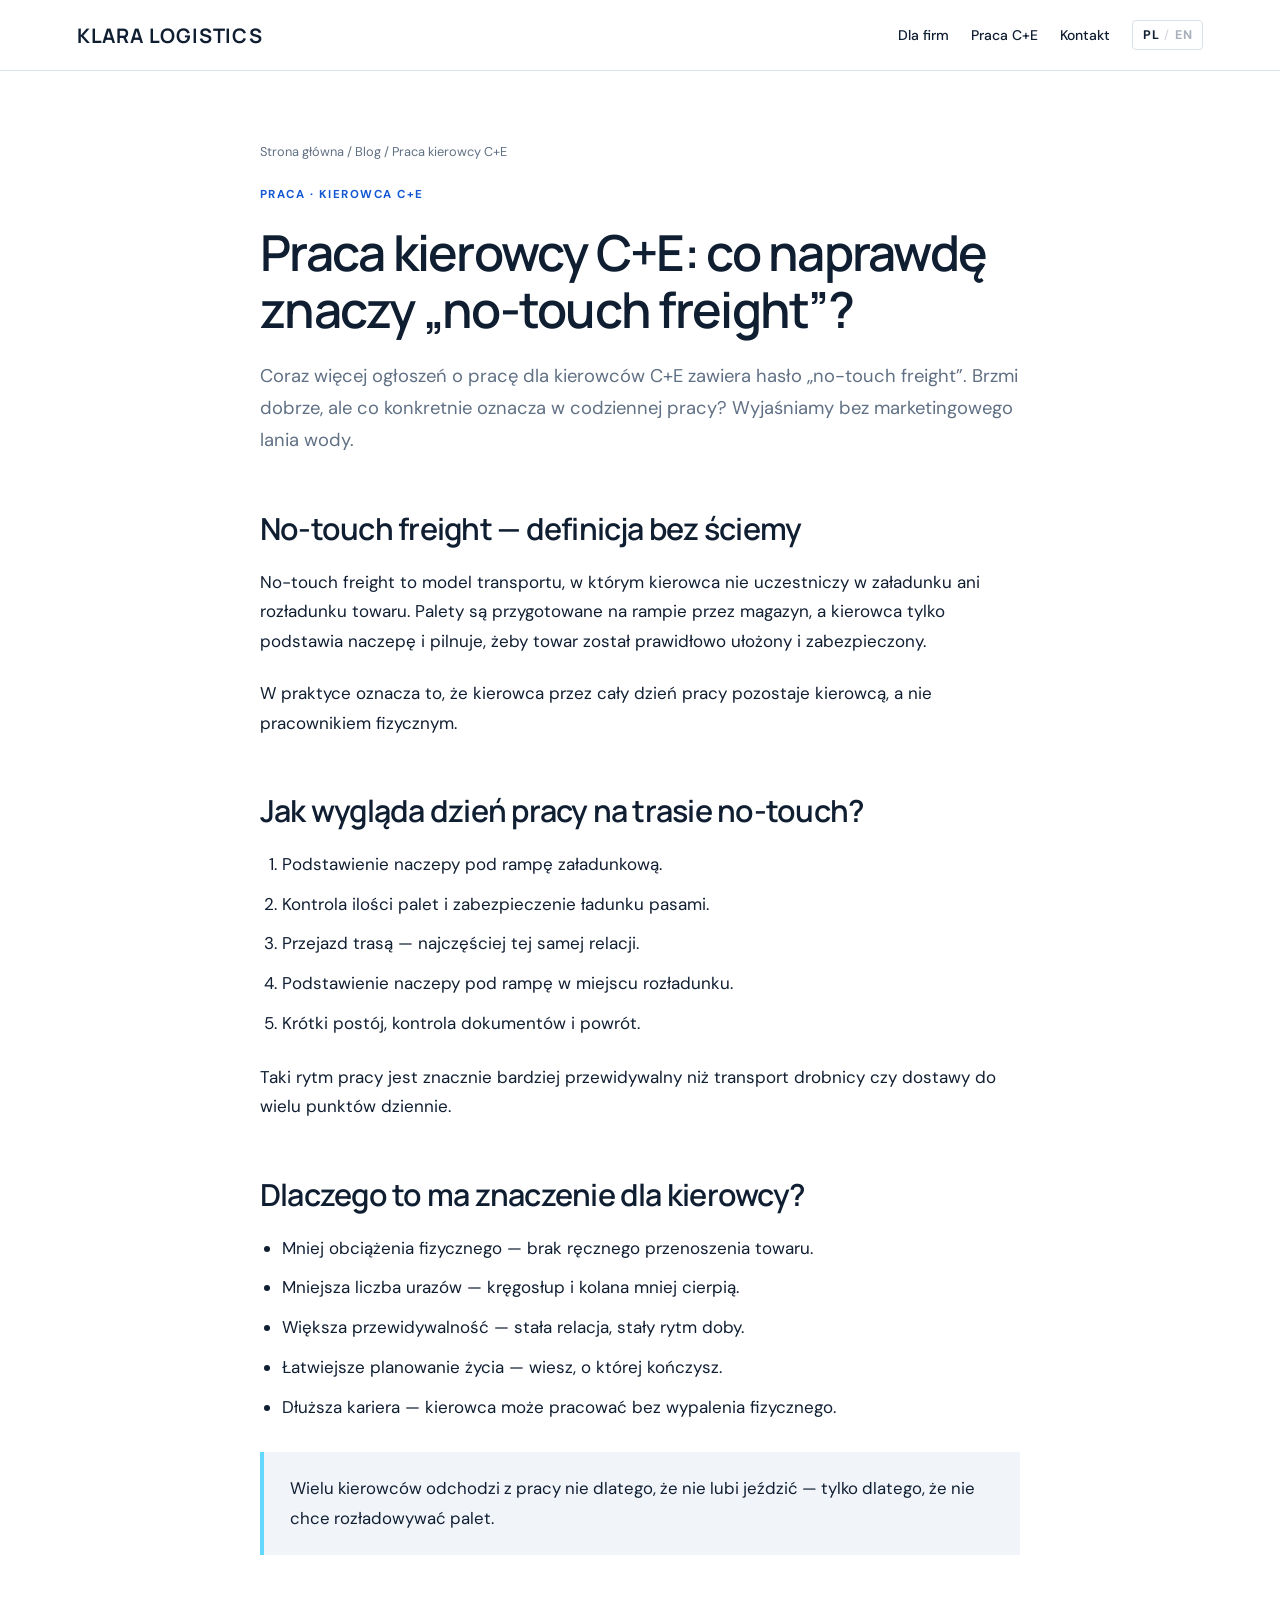
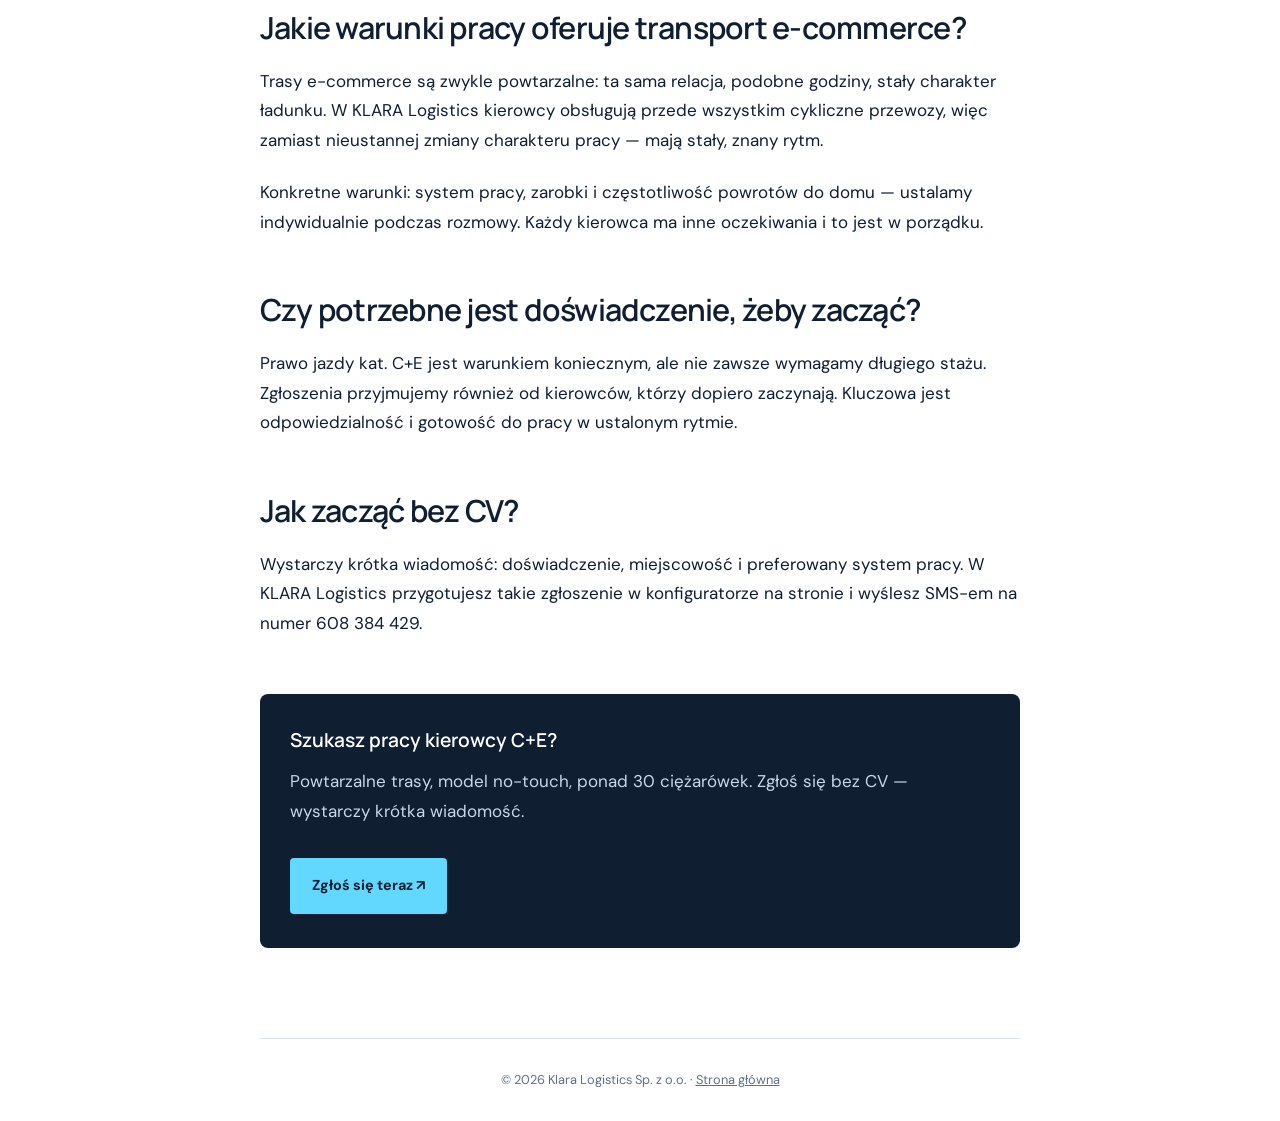
<file: blog/praca-kierowca-ce.html>
<!doctype html>
<html lang="pl">
<head>
  <meta charset="utf-8">
  <meta name="viewport" content="width=device-width,initial-scale=1">

  <title>Praca kierowcy C+E — no-touch freight i trasy e-commerce | KLARA Logistics</title>

  <meta name="description" content="Praca kierowcy C+E bez załadunku. Czym jest no-touch freight, jak wygląda rytm pracy na trasach e-commerce i jak zacząć bez CV. KLARA Logistics, Dolny Śląsk.">
  <meta name="keywords" content="praca kierowca C+E, praca kierowca ciężarówki, no-touch freight, praca dla kierowcy bez załadunku, praca kierowca Dolny Śląsk, praca C+E e-commerce, zatrudnię kierowcę C+E">
  <meta name="robots" content="index, follow">
  <link rel="canonical" href="https://klaralogistics.pl/blog/praca-kierowca-ce.html">

  <meta property="og:type" content="article">
  <meta property="og:title" content="Praca kierowcy C+E — co naprawdę znaczy no-touch freight?">
  <meta property="og:description" content="Praktyczny przewodnik po pracy kierowcy C+E na trasach e-commerce.">

  <link rel="stylesheet" href="style-blog.css">

  <script type="application/ld+json">
  {
    "@context": "https://schema.org",
    "@type": "BlogPosting",
    "headline": "Praca kierowcy C+E: co naprawdę znaczy no-touch freight?",
    "author": { "@type": "Organization", "name": "KLARA Logistics" },
    "publisher": {
      "@type": "Organization",
      "name": "Klara Logistics Sp. z o.o."
    },
    "datePublished": "2026-02-01",
    "inLanguage": "pl-PL"
  }
  </script>
</head>

<body>
<header class="blog-header">
  <a class="brand" href="../index.html">KLARA LOGISTICS</a>

  <nav>
    <a href="../index.html#transport" data-pl="Dla firm" data-en="For business">Dla firm</a>
    <a href="../index.html#kierowcy" data-pl="Praca C+E" data-en="C+E work">Praca C+E</a>
    <a href="../index.html#kontakt" data-pl="Kontakt" data-en="Contact">Kontakt</a>

    <button
      id="lang-toggle"
      class="lang-toggle"
      type="button"
      aria-label="Zmień język na angielski"
      aria-pressed="false"
    >
      <span class="lang-option lang-option--active" data-lang="pl">PL</span>
      <span class="lang-sep">/</span>
      <span class="lang-option" data-lang="en">EN</span>
    </button>
  </nav>
</header>

<main class="wrap">
  <article class="post">
    <p class="breadcrumbs">
      <a href="../index.html" data-pl="Strona główna" data-en="Home">Strona główna</a> /
      <a href="../index.html#blog" data-pl="Blog" data-en="Blog">Blog</a> /
      <span data-pl="Praca kierowcy C+E" data-en="C+E driving job">Praca kierowcy C+E</span>
    </p>

    <p class="eyebrow" data-pl="PRACA · KIEROWCA C+E" data-en="WORK · C+E DRIVER">PRACA · KIEROWCA C+E</p>

    <h1 data-pl="Praca kierowcy C+E: co naprawdę znaczy „no-touch freight”?"
        data-en="C+E driving job: what does 'no-touch freight' really mean?"
    >Praca kierowcy C+E: co naprawdę znaczy „no-touch freight"?</h1>

    <p class="lead"
       data-pl="Coraz więcej ogłoszeń o pracę dla kierowców C+E zawiera hasło „no-touch freight”. Brzmi dobrze, ale co konkretnie oznacza w codziennej pracy? Wyjaśniamy bez marketingowego lania wody."
       data-en="More and more job ads for C+E drivers mention 'no-touch freight'. It sounds good, but what does it actually mean in daily work? We explain without marketing fluff."
    >Coraz więcej ogłoszeń o pracę dla kierowców C+E zawiera hasło
      „no-touch freight". Brzmi dobrze, ale co konkretnie oznacza
      w codziennej pracy? Wyjaśniamy bez marketingowego lania wody.</p>

    <h2 data-pl="No-touch freight — definicja bez ściemy"
        data-en="No-touch freight — a no-nonsense definition"
    >No-touch freight — definicja bez ściemy</h2>

    <p data-pl="No-touch freight to model transportu, w którym kierowca nie uczestniczy w załadunku ani rozładunku towaru. Palety są przygotowane na rampie przez magazyn, a kierowca tylko podstawia naczepę i pilnuje, żeby towar został prawidłowo ułożony i zabezpieczony."
       data-en="No-touch freight is a transport model where the driver takes no part in loading or unloading. Pallets are prepared at the dock by the warehouse, and the driver just backs the trailer in and makes sure the cargo is properly stacked and secured."
    ><strong data-pl="No-touch freight" data-en="No-touch freight">No-touch freight</strong> to model transportu,
      w którym kierowca nie uczestniczy w załadunku ani rozładunku
      towaru. Palety są przygotowane na rampie przez magazyn,
      a kierowca tylko podstawia naczepę i pilnuje, żeby towar
      został prawidłowo ułożony i zabezpieczony.</p>

    <p data-pl="W praktyce oznacza to, że kierowca przez cały dzień pracy pozostaje kierowcą, a nie pracownikiem fizycznym."
       data-en="In practice, this means the driver stays a driver all day long — not a manual worker."
    >W praktyce oznacza to, że kierowca przez cały dzień pracy
      <strong data-pl="pozostaje kierowcą, a nie pracownikiem fizycznym" data-en="stays a driver, not a manual worker">pozostaje kierowcą, a nie pracownikiem fizycznym</strong>.</p>

    <h2 data-pl="Jak wygląda dzień pracy na trasie no-touch?"
        data-en="What does a day on a no-touch route look like?"
    >Jak wygląda dzień pracy na trasie no-touch?</h2>

    <ol>
      <li data-pl="Podstawienie naczepy pod rampę załadunkową."
          data-en="Backing the trailer up to the loading dock."
      >Podstawienie naczepy pod rampę załadunkową.</li>

      <li data-pl="Kontrola ilości palet i zabezpieczenie ładunku pasami."
          data-en="Checking pallet count and securing the load with straps."
      >Kontrola ilości palet i zabezpieczenie ładunku pasami.</li>

      <li data-pl="Przejazd trasą — najczęściej tej samej relacji."
          data-en="Driving the route — usually the same lane every time."
      >Przejazd trasą — najczęściej tej samej relacji.</li>

      <li data-pl="Podstawienie naczepy pod rampę w miejscu rozładunku."
          data-en="Backing the trailer up to the dock at the unloading site."
      >Podstawienie naczepy pod rampę w miejscu rozładunku.</li>

      <li data-pl="Krótki postój, kontrola dokumentów i powrót."
          data-en="A short stop, document check, and return."
      >Krótki postój, kontrola dokumentów i powrót.</li>
    </ol>

    <p data-pl="Taki rytm pracy jest znacznie bardziej przewidywalny niż transport drobnicy czy dostawy do wielu punktów dziennie."
       data-en="This rhythm is far more predictable than groupage transport or multi-drop deliveries."
    >Taki rytm pracy jest znacznie bardziej przewidywalny niż
      transport drobnicy czy dostawy do wielu punktów dziennie.</p>

    <h2 data-pl="Dlaczego to ma znaczenie dla kierowcy?"
        data-en="Why does it matter for the driver?"
    >Dlaczego to ma znaczenie dla kierowcy?</h2>

    <ul>
      <li data-pl="Mniej obciążenia fizycznego — brak ręcznego przenoszenia towaru."
          data-en="Less physical strain — no manual lifting."
      ><strong data-pl="Mniej obciążenia fizycznego" data-en="Less physical strain">Mniej obciążenia fizycznego</strong> — <span data-pl="brak ręcznego przenoszenia towaru." data-en="no manual lifting.">brak ręcznego przenoszenia towaru.</span></li>

      <li data-pl="Mniejsza liczba urazów — kręgosłup i kolana mniej cierpią."
          data-en="Fewer injuries — less strain on the back and knees."
      ><strong data-pl="Mniejsza liczba urazów" data-en="Fewer injuries">Mniejsza liczba urazów</strong> — <span data-pl="kręgosłup i kolana mniej cierpią." data-en="less strain on the back and knees.">kręgosłup i kolana mniej cierpią.</span></li>

      <li data-pl="Większa przewidywalność — stała relacja, stały rytm doby."
          data-en="Greater predictability — a fixed lane, a fixed daily rhythm."
      ><strong data-pl="Większa przewidywalność" data-en="Greater predictability">Większa przewidywalność</strong> — <span data-pl="stała relacja, stały rytm doby." data-en="a fixed lane, a fixed daily rhythm.">stała relacja, stały rytm doby.</span></li>

      <li data-pl="Łatwiejsze planowanie życia — wiesz, o której kończysz."
          data-en="Easier life planning — you know when you finish."
      ><strong data-pl="Łatwiejsze planowanie życia" data-en="Easier life planning">Łatwiejsze planowanie życia</strong> — <span data-pl="wiesz, o której kończysz." data-en="you know when you finish.">wiesz, o której kończysz.</span></li>

      <li data-pl="Dłuższa kariera — kierowca może pracować bez wypalenia fizycznego."
          data-en="A longer career — a driver can work without physical burnout."
      ><strong data-pl="Dłuższa kariera" data-en="A longer career">Dłuższa kariera</strong> — <span data-pl="kierowca może pracować bez wypalenia fizycznego." data-en="a driver can work without physical burnout.">kierowca może pracować bez wypalenia fizycznego.</span></li>
    </ul>

    <blockquote>
      <p data-pl="Wielu kierowców odchodzi z pracy nie dlatego, że nie lubi jeździć — tylko dlatego, że nie chce rozładowywać palet."
         data-en="Many drivers leave the job not because they dislike driving — but because they don't want to unload pallets."
      >Wielu kierowców odchodzi z pracy nie dlatego, że nie lubi
        jeździć — tylko dlatego, że nie chce rozładowywać palet.</p>
    </blockquote>

    <h2 data-pl="Jakie warunki pracy oferuje transport e-commerce?"
        data-en="What working conditions does e-commerce transport offer?"
    >Jakie warunki pracy oferuje transport e-commerce?</h2>

    <p data-pl="Trasy e-commerce są zwykle powtarzalne: ta sama relacja, podobne godziny, stały charakter ładunku. W KLARA Logistics kierowcy obsługują przede wszystkim cykliczne przewozy, więc zamiast nieustannej zmiany charakteru pracy — mają stały, znany rytm."
       data-en="E-commerce routes are usually recurring: same lane, similar hours, consistent cargo. At KLARA Logistics drivers mainly handle cyclical transports, so instead of constant changes they get a steady, known rhythm."
    >Trasy e-commerce są zwykle <strong data-pl="powtarzalne" data-en="recurring">powtarzalne</strong>:
      ta sama relacja, podobne godziny, stały charakter ładunku.
      W KLARA Logistics kierowcy obsługują przede wszystkim
      cykliczne przewozy, więc zamiast nieustannej zmiany
      charakteru pracy — mają stały, znany rytm.</p>

    <p data-pl="Konkretne warunki: system pracy, zarobki i częstotliwość powrotów do domu — ustalamy indywidualnie podczas rozmowy. Każdy kierowca ma inne oczekiwania i to jest w porządku."
       data-en="Concrete terms — work system, pay, and how often you get home — are agreed individually during the call. Every driver has different expectations, and that's fine."
    >Konkretne warunki: system pracy, zarobki i częstotliwość
      powrotów do domu — ustalamy indywidualnie podczas rozmowy.
      Każdy kierowca ma inne oczekiwania i to jest w porządku.</p>

    <h2 data-pl="Czy potrzebne jest doświadczenie, żeby zacząć?"
        data-en="Do you need experience to start?"
    >Czy potrzebne jest doświadczenie, żeby zacząć?</h2>

    <p data-pl="Prawo jazdy kat. C+E jest warunkiem koniecznym, ale nie zawsze wymagamy długiego stażu. Zgłoszenia przyjmujemy również od kierowców, którzy dopiero zaczynają. Kluczowa jest odpowiedzialność i gotowość do pracy w ustalonym rytmie."
       data-en="A category C+E driving licence is required, but we don't always require long experience. We also accept applications from drivers who are just starting. What matters is responsibility and readiness to work in a set rhythm."
    >Prawo jazdy kat. C+E jest warunkiem koniecznym, ale
      nie zawsze wymagamy długiego stażu. Zgłoszenia przyjmujemy
      również od kierowców, którzy dopiero zaczynają.
      Kluczowa jest odpowiedzialność i gotowość do pracy
      w ustalonym rytmie.</p>

    <h2 data-pl="Jak zacząć bez CV?"
        data-en="How to start without a CV?"
    >Jak zacząć bez CV?</h2>

    <p data-pl="Wystarczy krótka wiadomość: doświadczenie, miejscowość i preferowany system pracy. W KLARA Logistics przygotujesz takie zgłoszenie w konfiguratorze na stronie i wyślesz SMS-em na numer 608 384 429."
       data-en="A short message is enough: experience, city, and preferred work system. At KLARA Logistics you can prepare such an application in the on-site configurator and send it by SMS to 608 384 429."
    >Wystarczy krótka wiadomość: doświadczenie, miejscowość
      i preferowany system pracy. W KLARA Logistics przygotujesz
      takie zgłoszenie w konfiguratorze na stronie i wyślesz
      SMS-em na numer 608 384 429.</p>

    <div class="cta-box">
      <h3 data-pl="Szukasz pracy kierowcy C+E?"
          data-en="Looking for a C+E driving job?"
      >Szukasz pracy kierowcy C+E?</h3>
      <p data-pl="Powtarzalne trasy, model no-touch, ponad 30 ciężarówek. Zgłoś się bez CV — wystarczy krótka wiadomość."
         data-en="Recurring routes, no-touch model, over 30 trucks. Apply without a CV — a short message is enough."
      >Powtarzalne trasy, model no-touch, ponad 30 ciężarówek.
        Zgłoś się bez CV — wystarczy krótka wiadomość.</p>
      <a class="button" href="../index.html#kierowcy"
         data-pl="Zgłoś się teraz ↗"
         data-en="Apply now ↗">Zgłoś się teraz ↗</a>
    </div>
  </article>
</main>

<footer class="blog-footer wrap">
  © <span id="year">2026</span> Klara Logistics Sp. z o.o. ·
  <a href="../index.html" data-pl="Strona główna" data-en="Home">Strona główna</a>
</footer>

<script>
  document.getElementById('year').textContent = new Date().getFullYear();
</script>
<script src="lang-blog.js" defer></script>
</body>
</html>
</file>
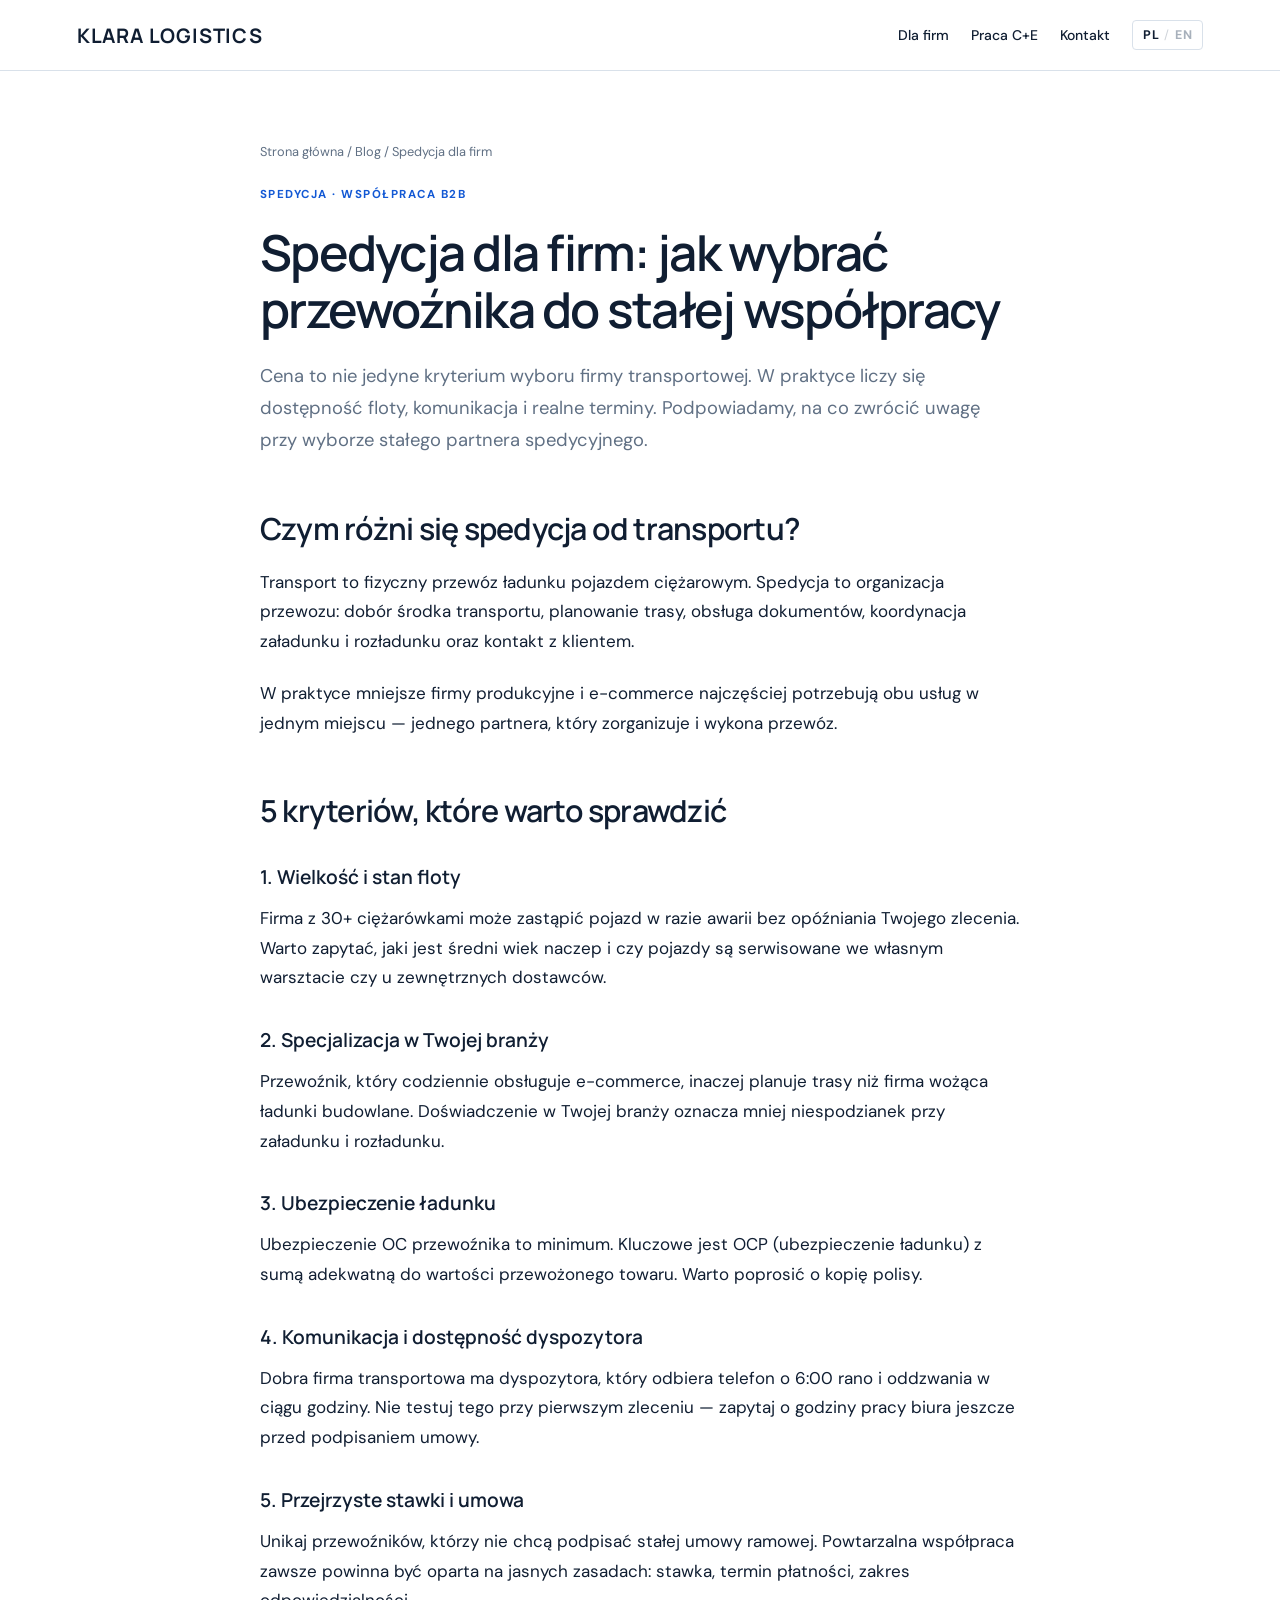
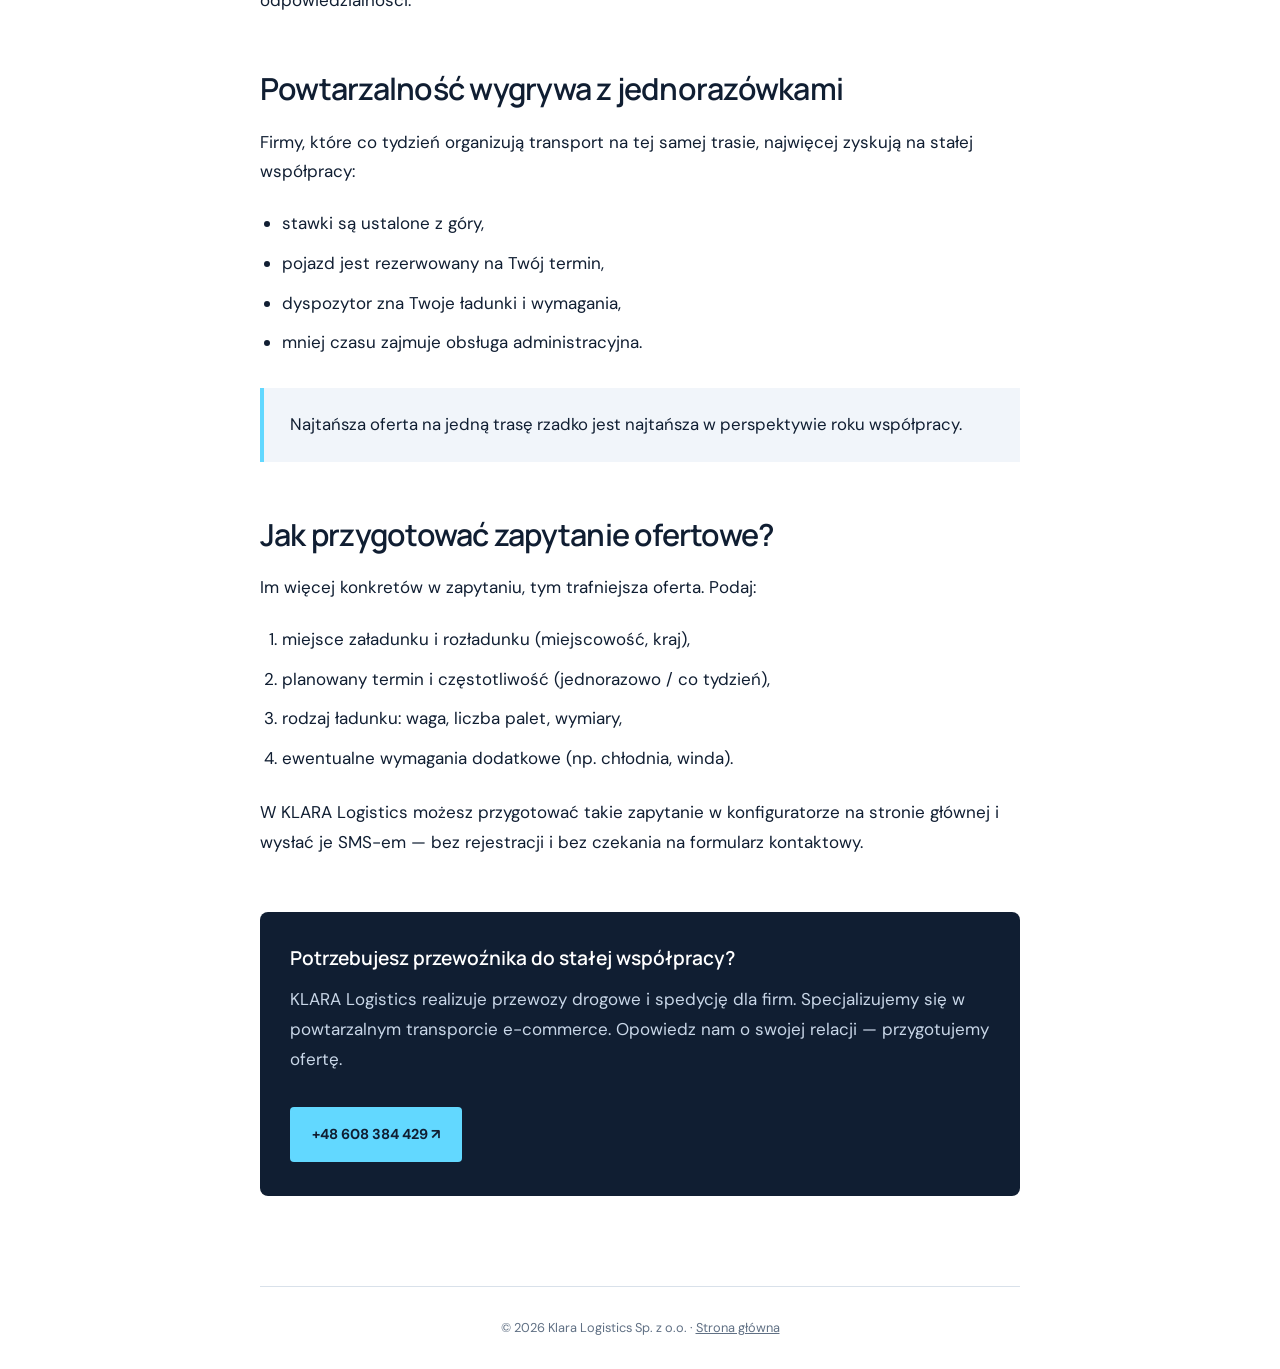
<file: blog/spedycja-firmowa.html>
<!doctype html>
<html lang="pl">
<head>
  <meta charset="utf-8">
  <meta name="viewport" content="width=device-width,initial-scale=1">

  <title>Spedycja dla firm — jak wybrać przewoźnika | KLARA Logistics</title>

  <meta name="description" content="Spedycja dla firm: na co zwrócić uwagę wybierając przewoźnika do stałej współpracy. Flota, ubezpieczenie, komunikacja i realne terminy. KLARA Logistics, Dolny Śląsk.">
  <meta name="keywords" content="spedycja dla firm, firma spedycyjna, przewoźnik drogowy, transport firmowy, spedycja krajowa, transport drogowy dla firm, wybór przewoźnika, spedycja Dolny Śląsk">
  <meta name="robots" content="index, follow">
  <link rel="canonical" href="https://klaralogistics.pl/blog/spedycja-firmowa.html">

  <meta property="og:type" content="article">
  <meta property="og:title" content="Spedycja dla firm — jak wybrać przewoźnika do stałej współpracy">
  <meta property="og:description" content="Praktyczny przewodnik po wyborze firmy transportowej dla firm produkcyjnych i e-commerce.">

  <link rel="stylesheet" href="style-blog.css">

  <script type="application/ld+json">
  {
    "@context": "https://schema.org",
    "@type": "BlogPosting",
    "headline": "Spedycja dla firm: jak wybrać przewoźnika do stałej współpracy",
    "author": { "@type": "Organization", "name": "KLARA Logistics" },
    "publisher": {
      "@type": "Organization",
      "name": "Klara Logistics Sp. z o.o."
    },
    "datePublished": "2026-02-20",
    "inLanguage": "pl-PL"
  }
  </script>
</head>

<body>
<header class="blog-header">
  <a class="brand" href="../index.html">KLARA LOGISTICS</a>

  <nav>
    <a href="../index.html#transport" data-pl="Dla firm" data-en="For business">Dla firm</a>
    <a href="../index.html#kierowcy" data-pl="Praca C+E" data-en="C+E work">Praca C+E</a>
    <a href="../index.html#kontakt" data-pl="Kontakt" data-en="Contact">Kontakt</a>

    <button
      id="lang-toggle"
      class="lang-toggle"
      type="button"
      aria-label="Zmień język na angielski"
      aria-pressed="false"
    >
      <span class="lang-option lang-option--active" data-lang="pl">PL</span>
      <span class="lang-sep">/</span>
      <span class="lang-option" data-lang="en">EN</span>
    </button>
  </nav>
</header>

<main class="wrap">
  <article class="post">
    <p class="breadcrumbs">
      <a href="../index.html" data-pl="Strona główna" data-en="Home">Strona główna</a> /
      <a href="../index.html#blog" data-pl="Blog" data-en="Blog">Blog</a> /
      <span data-pl="Spedycja dla firm" data-en="Forwarding for businesses">Spedycja dla firm</span>
    </p>

    <p class="eyebrow" data-pl="SPEDYCJA · WSPÓŁPRACA B2B" data-en="FORWARDING · B2B COOPERATION">SPEDYCJA · WSPÓŁPRACA B2B</p>

    <h1 data-pl="Spedycja dla firm: jak wybrać przewoźnika do stałej współpracy"
        data-en="Freight forwarding for businesses: how to pick a carrier for long-term cooperation"
    >Spedycja dla firm: jak wybrać przewoźnika do stałej współpracy</h1>

    <p class="lead"
       data-pl="Cena to nie jedyne kryterium wyboru firmy transportowej. W praktyce liczy się dostępność floty, komunikacja i realne terminy. Podpowiadamy, na co zwrócić uwagę przy wyborze stałego partnera spedycyjnego."
       data-en="Price isn't the only criterion when picking a transport company. What matters in practice is fleet availability, communication and realistic deadlines. Here's what to look for in a long-term forwarding partner."
    >Cena to nie jedyne kryterium wyboru firmy transportowej.
      W praktyce liczy się dostępność floty, komunikacja
      i realne terminy. Podpowiadamy, na co zwrócić uwagę
      przy wyborze stałego partnera spedycyjnego.</p>

    <h2 data-pl="Czym różni się spedycja od transportu?"
        data-en="What's the difference between forwarding and transport?"
    >Czym różni się spedycja od transportu?</h2>

    <p data-pl="Transport to fizyczny przewóz ładunku pojazdem ciężarowym. Spedycja to organizacja przewozu: dobór środka transportu, planowanie trasy, obsługa dokumentów, koordynacja załadunku i rozładunku oraz kontakt z klientem."
       data-en="Transport is the physical movement of cargo by a truck. Forwarding is the organisation of transport: choosing the vehicle, planning the route, handling documents, coordinating loading and unloading, and communicating with the client."
    ><strong data-pl="Transport" data-en="Transport">Transport</strong> to fizyczny przewóz ładunku
      pojazdem ciężarowym. <strong data-pl="Spedycja" data-en="Forwarding">Spedycja</strong> to
      organizacja przewozu: dobór środka transportu, planowanie
      trasy, obsługa dokumentów, koordynacja załadunku
      i rozładunku oraz kontakt z klientem.</p>

    <p data-pl="W praktyce mniejsze firmy produkcyjne i e-commerce najczęściej potrzebują obu usług w jednym miejscu — jednego partnera, który zorganizuje i wykona przewóz."
       data-en="In practice, smaller manufacturing and e-commerce companies usually need both services in one place — a single partner who organises and performs the transport."
    >W praktyce mniejsze firmy produkcyjne i e-commerce
      najczęściej potrzebują <strong data-pl="obu usług w jednym miejscu" data-en="both services in one place">obu usług w jednym miejscu</strong> —
      jednego partnera, który zorganizuje i wykona przewóz.</p>

    <h2 data-pl="5 kryteriów, które warto sprawdzić"
        data-en="5 criteria worth checking"
    >5 kryteriów, które warto sprawdzić</h2>

    <h3 data-pl="1. Wielkość i stan floty"
        data-en="1. Fleet size and condition"
    >1. Wielkość i stan floty</h3>
    <p data-pl="Firma z 30+ ciężarówkami może zastąpić pojazd w razie awarii bez opóźniania Twojego zlecenia. Warto zapytać, jaki jest średni wiek naczep i czy pojazdy są serwisowane we własnym warsztacie czy u zewnętrznych dostawców."
       data-en="A company with 30+ trucks can replace a vehicle after a breakdown without delaying your order. It's worth asking about the average trailer age and whether vehicles are serviced in-house or by external providers."
    >Firma z 30+ ciężarówkami może zastąpić pojazd w razie awarii
      bez opóźniania Twojego zlecenia. Warto zapytać, jaki jest
      średni wiek naczep i czy pojazdy są serwisowane we własnym
      warsztacie czy u zewnętrznych dostawców.</p>

    <h3 data-pl="2. Specjalizacja w Twojej branży"
        data-en="2. Specialisation in your industry"
    >2. Specjalizacja w Twojej branży</h3>
    <p data-pl="Przewoźnik, który codziennie obsługuje e-commerce, inaczej planuje trasy niż firma wożąca ładunki budowlane. Doświadczenie w Twojej branży oznacza mniej niespodzianek przy załadunku i rozładunku."
       data-en="A carrier who handles e-commerce daily plans routes differently than a company hauling construction loads. Experience in your industry means fewer surprises at loading and unloading."
    >Przewoźnik, który codziennie obsługuje e-commerce,
      inaczej planuje trasy niż firma wożąca ładunki budowlane.
      Doświadczenie w Twojej branży oznacza mniej niespodzianek
      przy załadunku i rozładunku.</p>

    <h3 data-pl="3. Ubezpieczenie ładunku"
        data-en="3. Cargo insurance"
    >3. Ubezpieczenie ładunku</h3>
    <p data-pl="Ubezpieczenie OC przewoźnika to minimum. Kluczowe jest OCP (ubezpieczenie ładunku) z sumą adekwatną do wartości przewożonego towaru. Warto poprosić o kopię polisy."
       data-en="The carrier's liability insurance (OC) is the minimum. What really matters is cargo insurance (OCP/CMR) with a sum matching the value of the goods. Ask for a copy of the policy."
    >Ubezpieczenie OC przewoźnika to minimum. Kluczowe jest
      <strong data-pl="OCP (ubezpieczenie ładunku)" data-en="cargo insurance (OCP/CMR)">OCP (ubezpieczenie ładunku)</strong>
      z sumą adekwatną do wartości przewożonego towaru.
      Warto poprosić o kopię polisy.</p>

    <h3 data-pl="4. Komunikacja i dostępność dyspozytora"
        data-en="4. Communication and dispatcher availability"
    >4. Komunikacja i dostępność dyspozytora</h3>
    <p data-pl="Dobra firma transportowa ma dyspozytora, który odbiera telefon o 6:00 rano i oddzwania w ciągu godziny. Nie testuj tego przy pierwszym zleceniu — zapytaj o godziny pracy biura jeszcze przed podpisaniem umowy."
       data-en="A good transport company has a dispatcher who picks up the phone at 6:00 a.m. and calls back within an hour. Don't test this on your first order — ask about office hours before signing a contract."
    >Dobra firma transportowa ma dyspozytora, który odbiera
      telefon o 6:00 rano i oddzwania w ciągu godziny.
      Nie testuj tego przy pierwszym zleceniu — zapytaj
      o godziny pracy biura jeszcze przed podpisaniem umowy.</p>

    <h3 data-pl="5. Przejrzyste stawki i umowa"
        data-en="5. Transparent rates and contract"
    >5. Przejrzyste stawki i umowa</h3>
    <p data-pl="Unikaj przewoźników, którzy nie chcą podpisać stałej umowy ramowej. Powtarzalna współpraca zawsze powinna być oparta na jasnych zasadach: stawka, termin płatności, zakres odpowiedzialności."
       data-en="Avoid carriers who won't sign a long-term framework agreement. Recurring cooperation should always be built on clear rules: rate, payment terms, scope of responsibility."
    >Unikaj przewoźników, którzy nie chcą podpisać stałej
      umowy ramowej. Powtarzalna współpraca zawsze powinna być
      oparta na jasnych zasadach: stawka, termin płatności,
      zakres odpowiedzialności.</p>

    <h2 data-pl="Powtarzalność wygrywa z jednorazówkami"
        data-en="Repeatability beats one-offs"
    >Powtarzalność wygrywa z jednorazówkami</h2>

    <p data-pl="Firmy, które co tydzień organizują transport na tej samej trasie, najwięcej zyskują na stałej współpracy:"
       data-en="Companies that arrange transport on the same lane every week benefit most from a long-term partnership:"
    >Firmy, które co tydzień organizują transport na tej samej
      trasie, najwięcej zyskują na <strong data-pl="stałej współpracy" data-en="a long-term partnership">stałej współpracy</strong>:</p>

    <ul>
      <li data-pl="stawki są ustalone z góry," data-en="rates are agreed upfront,">stawki są ustalone z góry,</li>
      <li data-pl="pojazd jest rezerwowany na Twój termin,"
          data-en="the vehicle is reserved for your date,">pojazd jest rezerwowany na Twój termin,</li>
      <li data-pl="dyspozytor zna Twoje ładunki i wymagania,"
          data-en="the dispatcher knows your cargo and requirements,">dyspozytor zna Twoje ładunki i wymagania,</li>
      <li data-pl="mniej czasu zajmuje obsługa administracyjna."
          data-en="less time is spent on administration.">mniej czasu zajmuje obsługa administracyjna.</li>
    </ul>

    <blockquote>
      <p data-pl="Najtańsza oferta na jedną trasę rzadko jest najtańsza w perspektywie roku współpracy."
         data-en="The cheapest offer for a single route is rarely the cheapest over a year of cooperation."
      >Najtańsza oferta na jedną trasę rzadko jest najtańsza
        w perspektywie roku współpracy.</p>
    </blockquote>

    <h2 data-pl="Jak przygotować zapytanie ofertowe?"
        data-en="How to prepare an inquiry?"
    >Jak przygotować zapytanie ofertowe?</h2>

    <p data-pl="Im więcej konkretów w zapytaniu, tym trafniejsza oferta. Podaj:"
       data-en="The more specifics in the inquiry, the more accurate the quote. Provide:"
    >Im więcej konkretów w zapytaniu, tym trafniejsza oferta.
      Podaj:</p>

    <ol>
      <li data-pl="miejsce załadunku i rozładunku (miejscowość, kraj),"
          data-en="loading and unloading place (city, country),"
      >miejsce załadunku i rozładunku (miejscowość, kraj),</li>

      <li data-pl="planowany termin i częstotliwość (jednorazowo / co tydzień),"
          data-en="planned date and frequency (one-off / weekly),"
      >planowany termin i częstotliwość (jednorazowo / co tydzień),</li>

      <li data-pl="rodzaj ładunku: waga, liczba palet, wymiary,"
          data-en="cargo type: weight, number of pallets, dimensions,"
      >rodzaj ładunku: waga, liczba palet, wymiary,</li>

      <li data-pl="ewentualne wymagania dodatkowe (np. chłodnia, winda)."
          data-en="any additional requirements (e.g. reefer, tail lift)."
      >ewentualne wymagania dodatkowe (np. chłodnia, winda).</li>
    </ol>

    <p data-pl="W KLARA Logistics możesz przygotować takie zapytanie w konfiguratorze na stronie głównej i wysłać je SMS-em — bez rejestracji i bez czekania na formularz kontaktowy."
       data-en="At KLARA Logistics you can prepare such an inquiry in the configurator on the home page and send it by SMS — no registration, no waiting for a contact form."
    >W KLARA Logistics możesz przygotować takie zapytanie
      w konfiguratorze na stronie głównej i wysłać je SMS-em —
      bez rejestracji i bez czekania na formularz kontaktowy.</p>

    <div class="cta-box">
      <h3 data-pl="Potrzebujesz przewoźnika do stałej współpracy?"
          data-en="Need a carrier for long-term cooperation?"
      >Potrzebujesz przewoźnika do stałej współpracy?</h3>
      <p data-pl="KLARA Logistics realizuje przewozy drogowe i spedycję dla firm. Specjalizujemy się w powtarzalnym transporcie e-commerce. Opowiedz nam o swojej relacji — przygotujemy ofertę."
         data-en="KLARA Logistics provides road transport and forwarding for businesses. We specialise in recurring e-commerce transport. Tell us about your lane — we'll prepare an offer."
      >KLARA Logistics realizuje przewozy drogowe i spedycję
        dla firm. Specjalizujemy się w powtarzalnym transporcie
        e-commerce. Opowiedz nam o swojej relacji — przygotujemy ofertę.</p>
      <a class="button" href="tel:+48608384429">+48 608 384 429 ↗</a>
    </div>
  </article>
</main>

<footer class="blog-footer wrap">
  © <span id="year">2026</span> Klara Logistics Sp. z o.o. ·
  <a href="../index.html" data-pl="Strona główna" data-en="Home">Strona główna</a>
</footer>

<script>
  document.getElementById('year').textContent = new Date().getFullYear();
</script>
<script src="lang-blog.js" defer></script>
</body>
</html>
</file>
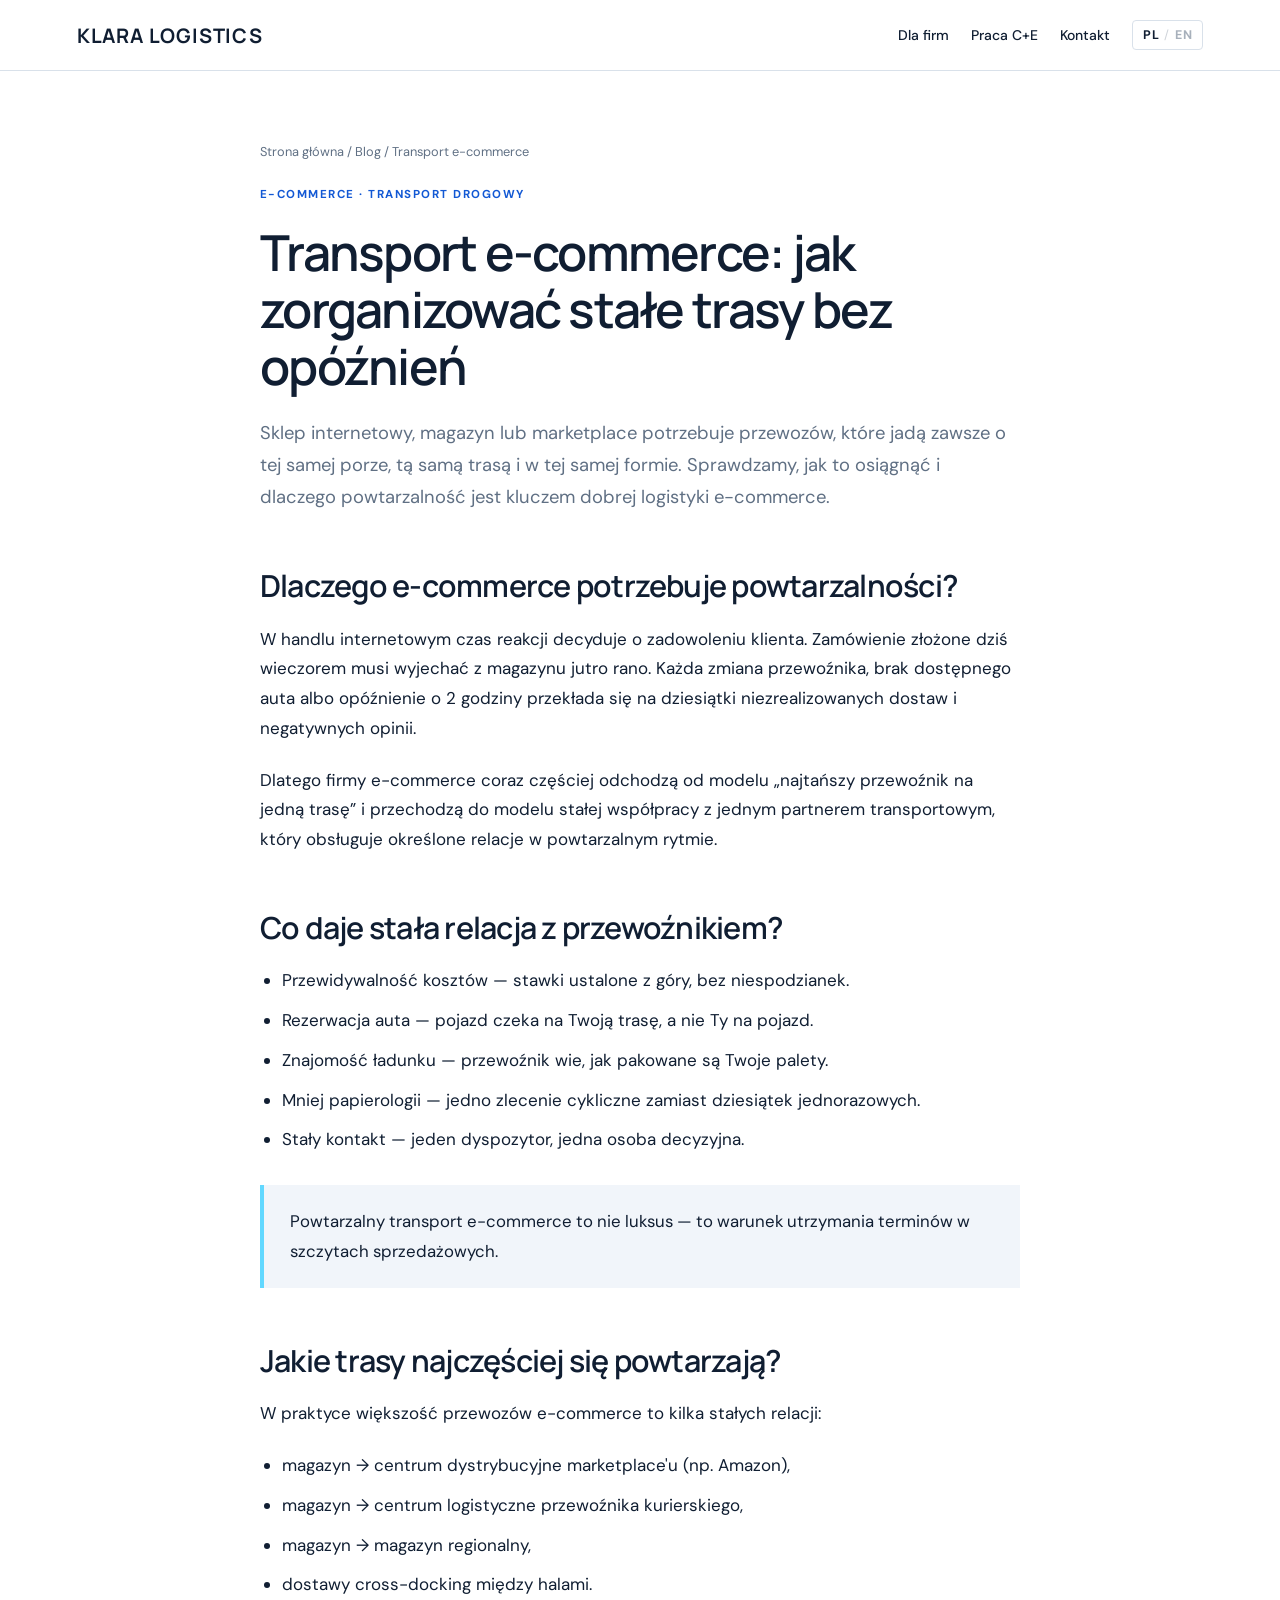
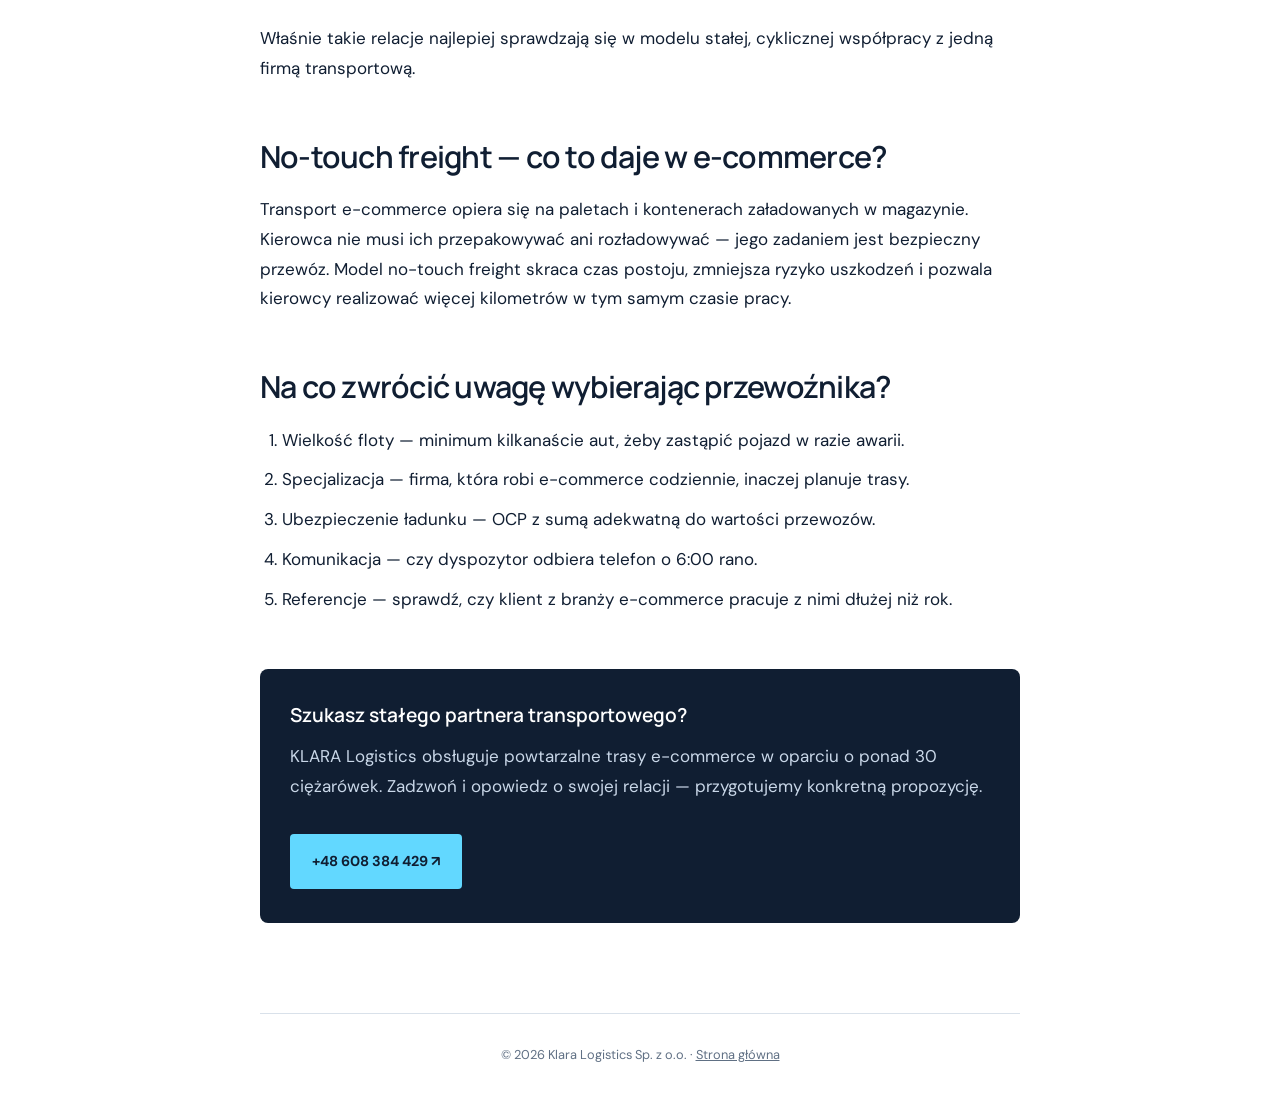
<file: blog/transport-ecommerce.html>
<!doctype html>
<html lang="pl">
<head>
  <meta charset="utf-8">
  <meta name="viewport" content="width=device-width,initial-scale=1">

  <title>Transport e-commerce — jak zorganizować stałe trasy | KLARA Logistics</title>

  <meta name="description" content="Transport e-commerce: jak zorganizować stałe trasy dla sklepu internetowego lub magazynu. Powtarzalność, no-touch freight, wybór przewoźnika. KLARA Logistics, Dolny Śląsk.">
  <meta name="keywords" content="transport e-commerce, transport dla sklepu internetowego, przewóz ładunków e-commerce, firma transportowa e-commerce, transport magazyn, logistyka e-commerce, transport drogowy Polska">
  <meta name="robots" content="index, follow">
  <link rel="canonical" href="https://klaralogistics.pl/blog/transport-ecommerce.html">

  <meta property="og:type" content="article">
  <meta property="og:title" content="Transport e-commerce — jak zorganizować stałe trasy">
  <meta property="og:description" content="Dlaczego powtarzalność wygrywa z elastycznością w transporcie e-commerce.">

  <link rel="stylesheet" href="style-blog.css">

  <script type="application/ld+json">
  {
    "@context": "https://schema.org",
    "@type": "BlogPosting",
    "headline": "Transport e-commerce: jak zorganizować stałe trasy bez opóźnień",
    "author": { "@type": "Organization", "name": "KLARA Logistics" },
    "publisher": {
      "@type": "Organization",
      "name": "Klara Logistics Sp. z o.o."
    },
    "datePublished": "2026-01-15",
    "inLanguage": "pl-PL"
  }
  </script>
</head>

<body>
<header class="blog-header">
  <a class="brand" href="../index.html">KLARA LOGISTICS</a>

  <nav>
    <a href="../index.html#transport" data-pl="Dla firm" data-en="For business">Dla firm</a>
    <a href="../index.html#kierowcy" data-pl="Praca C+E" data-en="C+E work">Praca C+E</a>
    <a href="../index.html#kontakt" data-pl="Kontakt" data-en="Contact">Kontakt</a>

    <button
      id="lang-toggle"
      class="lang-toggle"
      type="button"
      aria-label="Zmień język na angielski"
      aria-pressed="false"
    >
      <span class="lang-option lang-option--active" data-lang="pl">PL</span>
      <span class="lang-sep">/</span>
      <span class="lang-option" data-lang="en">EN</span>
    </button>
  </nav>
</header>

<main class="wrap">
  <article class="post">
    <p class="breadcrumbs">
      <a href="../index.html" data-pl="Strona główna" data-en="Home">Strona główna</a> /
      <a href="../index.html#blog" data-pl="Blog" data-en="Blog">Blog</a> /
      <span data-pl="Transport e-commerce" data-en="E-commerce transport">Transport e-commerce</span>
    </p>

    <p class="eyebrow" data-pl="E-COMMERCE · TRANSPORT DROGOWY" data-en="E-COMMERCE · ROAD TRANSPORT">E-COMMERCE · TRANSPORT DROGOWY</p>

    <h1 data-pl="Transport e-commerce: jak zorganizować stałe trasy bez opóźnień"
        data-en="E-commerce transport: how to run fixed routes without delays"
    >Transport e-commerce: jak zorganizować stałe trasy bez opóźnień</h1>

    <p class="lead"
       data-pl="Sklep internetowy, magazyn lub marketplace potrzebuje przewozów, które jadą zawsze o tej samej porze, tą samą trasą i w tej samej formie. Sprawdzamy, jak to osiągnąć i dlaczego powtarzalność jest kluczem dobrej logistyki e-commerce."
       data-en="An online store, warehouse or marketplace needs transports that always run at the same time, on the same route and in the same form. We look at how to achieve this and why repeatability is the key to good e-commerce logistics."
    >Sklep internetowy, magazyn lub marketplace potrzebuje przewozów,
      które jadą zawsze o tej samej porze, tą samą trasą i w tej samej
      formie. Sprawdzamy, jak to osiągnąć i dlaczego powtarzalność
      jest kluczem dobrej logistyki e-commerce.</p>

    <h2 data-pl="Dlaczego e-commerce potrzebuje powtarzalności?"
        data-en="Why does e-commerce need repeatability?"
    >Dlaczego e-commerce potrzebuje powtarzalności?</h2>

    <p data-pl="W handlu internetowym czas reakcji decyduje o zadowoleniu klienta. Zamówienie złożone dziś wieczorem musi wyjechać z magazynu jutro rano. Każda zmiana przewoźnika, brak dostępnego auta albo opóźnienie o 2 godziny przekłada się na dziesiątki niezrealizowanych dostaw i negatywnych opinii."
       data-en="In e-commerce, reaction time decides customer satisfaction. An order placed tonight must leave the warehouse tomorrow morning. Every change of carrier, missing vehicle or two-hour delay translates into dozens of missed deliveries and negative reviews."
    >W handlu internetowym czas reakcji decyduje o zadowoleniu klienta.
      Zamówienie złożone dziś wieczorem musi wyjechać z magazynu
      jutro rano. Każda zmiana przewoźnika, brak dostępnego auta
      albo opóźnienie o 2 godziny przekłada się na dziesiątki
      niezrealizowanych dostaw i negatywnych opinii.</p>

    <p data-pl="Dlatego firmy e-commerce coraz częściej odchodzą od modelu „najtańszy przewoźnik na jedną trasę” i przechodzą do modelu stałej współpracy z jednym partnerem transportowym, który obsługuje określone relacje w powtarzalnym rytmie."
       data-en="That's why e-commerce businesses increasingly move away from the 'cheapest carrier per route' model and shift to a steady partnership with one transport partner who handles specific lanes on a recurring rhythm."
    >Dlatego firmy e-commerce coraz częściej odchodzą od modelu
      „najtańszy przewoźnik na jedną trasę" i przechodzą do modelu
      <strong data-pl="stałej współpracy z jednym partnerem transportowym" data-en="a steady partnership with one transport partner">stałej współpracy z jednym partnerem transportowym</strong>,
      który obsługuje określone relacje w powtarzalnym rytmie.</p>

    <h2 data-pl="Co daje stała relacja z przewoźnikiem?"
        data-en="What does a steady relationship with a carrier give you?"
    >Co daje stała relacja z przewoźnikiem?</h2>

    <ul>
      <li data-pl="Przewidywalność kosztów — stawki ustalone z góry, bez niespodzianek."
          data-en="Cost predictability — rates agreed upfront, no surprises."
      ><strong data-pl="Przewidywalność kosztów" data-en="Cost predictability">Przewidywalność kosztów</strong> — <span data-pl="stawki ustalone z góry, bez niespodzianek." data-en="rates agreed upfront, no surprises.">stawki ustalone z góry, bez niespodzianek.</span></li>

      <li data-pl="Rezerwacja auta — pojazd czeka na Twoją trasę, a nie Ty na pojazd."
          data-en="Vehicle reservation — the truck waits for your route, not the other way around."
      ><strong data-pl="Rezerwacja auta" data-en="Vehicle reservation">Rezerwacja auta</strong> — <span data-pl="pojazd czeka na Twoją trasę, a nie Ty na pojazd." data-en="the truck waits for your route, not the other way around.">pojazd czeka na Twoją trasę, a nie Ty na pojazd.</span></li>

      <li data-pl="Znajomość ładunku — przewoźnik wie, jak pakowane są Twoje palety."
          data-en="Cargo familiarity — the carrier knows how your pallets are packed."
      ><strong data-pl="Znajomość ładunku" data-en="Cargo familiarity">Znajomość ładunku</strong> — <span data-pl="przewoźnik wie, jak pakowane są Twoje palety." data-en="the carrier knows how your pallets are packed.">przewoźnik wie, jak pakowane są Twoje palety.</span></li>

      <li data-pl="Mniej papierologii — jedno zlecenie cykliczne zamiast dziesiątek jednorazowych."
          data-en="Less paperwork — one recurring order instead of dozens of one-offs."
      ><strong data-pl="Mniej papierologii" data-en="Less paperwork">Mniej papierologii</strong> — <span data-pl="jedno zlecenie cykliczne zamiast dziesiątek jednorazowych." data-en="one recurring order instead of dozens of one-offs.">jedno zlecenie cykliczne zamiast dziesiątek jednorazowych.</span></li>

      <li data-pl="Stały kontakt — jeden dyspozytor, jedna osoba decyzyjna."
          data-en="A single point of contact — one dispatcher, one decision-maker."
      ><strong data-pl="Stały kontakt" data-en="Single point of contact">Stały kontakt</strong> — <span data-pl="jeden dyspozytor, jedna osoba decyzyjna." data-en="one dispatcher, one decision-maker.">jeden dyspozytor, jedna osoba decyzyjna.</span></li>
    </ul>

    <blockquote>
      <p data-pl="Powtarzalny transport e-commerce to nie luksus — to warunek utrzymania terminów w szczytach sprzedażowych."
         data-en="Recurring e-commerce transport is not a luxury — it is a requirement for keeping deadlines during sales peaks."
      >Powtarzalny transport e-commerce to nie luksus — to warunek
        utrzymania terminów w szczytach sprzedażowych.</p>
    </blockquote>

    <h2 data-pl="Jakie trasy najczęściej się powtarzają?"
        data-en="Which routes repeat most often?"
    >Jakie trasy najczęściej się powtarzają?</h2>

    <p data-pl="W praktyce większość przewozów e-commerce to kilka stałych relacji:"
       data-en="In practice, most e-commerce transports come down to a handful of fixed lanes:"
    >W praktyce większość przewozów e-commerce to kilka stałych relacji:</p>

    <ul>
      <li data-pl="magazyn → centrum dystrybucyjne marketplace'u (np. Amazon),"
          data-en="warehouse → marketplace distribution center (e.g. Amazon),"
      >magazyn → centrum dystrybucyjne marketplace'u (np. Amazon),</li>

      <li data-pl="magazyn → centrum logistyczne przewoźnika kurierskiego,"
          data-en="warehouse → courier company logistics hub,"
      >magazyn → centrum logistyczne przewoźnika kurierskiego,</li>

      <li data-pl="magazyn → magazyn regionalny,"
          data-en="warehouse → regional warehouse,"
      >magazyn → magazyn regionalny,</li>

      <li data-pl="dostawy cross-docking między halami."
          data-en="cross-docking between warehouses."
      >dostawy cross-docking między halami.</li>
    </ul>

    <p data-pl="Właśnie takie relacje najlepiej sprawdzają się w modelu stałej, cyklicznej współpracy z jedną firmą transportową."
       data-en="These are the lanes that work best in a recurring, long-term partnership with one transport company."
    >Właśnie takie relacje najlepiej sprawdzają się w modelu stałej,
      cyklicznej współpracy z jedną firmą transportową.</p>

    <h2 data-pl="No-touch freight — co to daje w e-commerce?"
        data-en="No-touch freight — what does it bring to e-commerce?"
    >No-touch freight — co to daje w e-commerce?</h2>

    <p data-pl="Transport e-commerce opiera się na paletach i kontenerach załadowanych w magazynie. Kierowca nie musi ich przepakowywać ani rozładowywać — jego zadaniem jest bezpieczny przewóz. Model no-touch freight skraca czas postoju, zmniejsza ryzyko uszkodzeń i pozwala kierowcy realizować więcej kilometrów w tym samym czasie pracy."
       data-en="E-commerce transport is based on pallets and containers loaded at the warehouse. The driver doesn't need to repack or unload them — the job is to drive safely. The no-touch freight model shortens dwell time, reduces damage risk, and lets the driver cover more kilometres in the same working time."
    >Transport e-commerce opiera się na paletach i kontenerach
      załadowanych w magazynie. Kierowca nie musi ich przepakowywać
      ani rozładowywać — jego zadaniem jest bezpieczny przewóz.
      Model <strong data-pl="no-touch freight" data-en="no-touch freight">no-touch freight</strong>
      skraca czas postoju, zmniejsza ryzyko uszkodzeń i pozwala
      kierowcy realizować więcej kilometrów w tym samym czasie pracy.</p>

    <h2 data-pl="Na co zwrócić uwagę wybierając przewoźnika?"
        data-en="What to look for when choosing a carrier?"
    >Na co zwrócić uwagę wybierając przewoźnika?</h2>

    <ol>
      <li data-pl="Wielkość floty — minimum kilkanaście aut, żeby zastąpić pojazd w razie awarii."
          data-en="Fleet size — at least a dozen trucks so a breakdown can be covered."
      ><strong data-pl="Wielkość floty" data-en="Fleet size">Wielkość floty</strong> — <span data-pl="minimum kilkanaście aut, żeby zastąpić pojazd w razie awarii." data-en="at least a dozen trucks so a breakdown can be covered.">minimum kilkanaście aut, żeby zastąpić pojazd w razie awarii.</span></li>

      <li data-pl="Specjalizacja — firma, która robi e-commerce codziennie, inaczej planuje trasy."
          data-en="Specialisation — a company that does e-commerce daily plans routes differently."
      ><strong data-pl="Specjalizacja" data-en="Specialisation">Specjalizacja</strong> — <span data-pl="firma, która robi e-commerce codziennie, inaczej planuje trasy." data-en="a company that does e-commerce daily plans routes differently.">firma, która robi e-commerce codziennie, inaczej planuje trasy.</span></li>

      <li data-pl="Ubezpieczenie ładunku — OCP z sumą adekwatną do wartości przewozów."
          data-en="Cargo insurance — CMR/OCP with a sum matching the value of shipments."
      ><strong data-pl="Ubezpieczenie ładunku" data-en="Cargo insurance">Ubezpieczenie ładunku</strong> — <span data-pl="OCP z sumą adekwatną do wartości przewozów." data-en="CMR/OCP with a sum matching the value of shipments.">OCP z sumą adekwatną do wartości przewozów.</span></li>

      <li data-pl="Komunikacja — czy dyspozytor odbiera telefon o 6:00 rano."
          data-en="Communication — does the dispatcher pick up the phone at 6:00 a.m.?"
      ><strong data-pl="Komunikacja" data-en="Communication">Komunikacja</strong> — <span data-pl="czy dyspozytor odbiera telefon o 6:00 rano." data-en="does the dispatcher pick up the phone at 6:00 a.m.?"">czy dyspozytor odbiera telefon o 6:00 rano.</span></li>

      <li data-pl="Referencje — sprawdź, czy klient z branży e-commerce pracuje z nimi dłużej niż rok."
          data-en="References — check whether an e-commerce client has worked with them for more than a year."
      ><strong data-pl="Referencje" data-en="References">Referencje</strong> — <span data-pl="sprawdź, czy klient z branży e-commerce pracuje z nimi dłużej niż rok." data-en="check whether an e-commerce client has worked with them for more than a year.">sprawdź, czy klient z branży e-commerce pracuje z nimi dłużej niż rok.</span></li>
    </ol>

    <div class="cta-box">
      <h3 data-pl="Szukasz stałego partnera transportowego?"
          data-en="Looking for a long-term transport partner?"
      >Szukasz stałego partnera transportowego?</h3>
      <p data-pl="KLARA Logistics obsługuje powtarzalne trasy e-commerce w oparciu o ponad 30 ciężarówek. Zadzwoń i opowiedz o swojej relacji — przygotujemy konkretną propozycję."
         data-en="KLARA Logistics handles recurring e-commerce routes with over 30 trucks. Call us and describe your lane — we'll prepare a concrete proposal."
      >KLARA Logistics obsługuje powtarzalne trasy e-commerce
        w oparciu o ponad 30 ciężarówek. Zadzwoń i opowiedz
        o swojej relacji — przygotujemy konkretną propozycję.</p>
      <a class="button" href="tel:+48608384429">+48 608 384 429 ↗</a>
    </div>
  </article>
</main>

<footer class="blog-footer wrap">
  © <span id="year">2026</span> Klara Logistics Sp. z o.o. ·
  <a href="../index.html" data-pl="Strona główna" data-en="Home">Strona główna</a>
</footer>

<script>
  document.getElementById('year').textContent = new Date().getFullYear();
</script>
<script src="lang-blog.js" defer></script>
</body>
</html>
</file>
<file: style.css>
@import url('https://fonts.googleapis.com/css2?family=DM+Sans:wght@400;500;600;700&family=Manrope:wght@500;600;700;800&display=swap');

:root {
  --navy: #101e32;
  --blue: #1258d4;
  --accent: #62d8ff;
  --muted: #607084;
  --line: #d9e1ea;
  --soft: #f1f5fa;
  --white: #fff;
}

* { box-sizing: border-box; }
[hidden] { display: none !important; }

html {
  scroll-behavior: smooth;
  scroll-padding-top: 25px;
  font-size: 18px;
}

body {
  margin: 0;
  color: var(--navy);
  background: white;
  font: 1rem/1.65 'DM Sans', Arial, sans-serif;
}

a { color: inherit; text-decoration: none; }
button, input, select, textarea { font: inherit; }
button, a { touch-action: manipulation; }
button { cursor: pointer; }

h1, h2, h3 {
  font-family: Manrope, Arial, sans-serif;
  letter-spacing: -.045em;
  line-height: 1.12;
  margin: 0;
}

h1 {
  font-size: clamp(3rem, 6.2vw, 6rem);
  font-weight: 600;
}

h2 {
  font-size: clamp(2.1rem, 4vw, 3.7rem);
  font-weight: 600;
}

h2 span { color: var(--muted); }
h3 { font-size: 1.5rem; }
h4 { font-size: 1.15rem; margin: 0 0 15px; }
em { font-style: normal; color: var(--accent); }
p { margin: 0 0 20px; }

.wrap {
  width: min(1280px, 88%);
  margin: auto;
}

.section {
  padding-top: 95px;
  padding-bottom: 95px;
}

.eyebrow {
  font-size: .75rem;
  font-weight: 700;
  letter-spacing: .13em;
  margin-bottom: 23px;
}

.lead {
  font-size: 1.125rem;
  margin-top: 25px;
}

.header {
  display: flex;
  align-items: center;
  justify-content: space-between;
  gap: 25px;
  padding: 24px 6%;
}

.brand {
  display: inline-flex;
  align-items: center;
  gap: 12px;
  line-height: 1;
  font-size: 27px;
  font-weight: 800;
  letter-spacing: .04em;
}

.brand small {
  display: block;
  font-size: 10px;
  letter-spacing: .32em;
  margin-top: 7px;
}

.mark {
  display: grid;
  place-items: center;
  width: 44px;
  height: 46px;
  background: var(--navy);
  color: var(--accent);
  font-size: 35px;
  font-style: italic;
}

.header nav {
  display: flex;
  flex: 1;
  justify-content: center;
  gap: 38px;
  font-size: 1rem;
  font-weight: 500;
  letter-spacing: .01em;
}

.header nav a {
  position: relative;
  padding: 6px 2px;
  transition: color .2s;
}

.header nav a:hover { color: var(--blue); }

/* Podkreślenie pojawiające się przy hover */
.header nav a::after {
  content: '';
  position: absolute;
  left: 0;
  right: 0;
  bottom: 0;
  height: 2px;
  background: var(--blue);
  transform: scaleX(0);
  transform-origin: center;
  transition: transform .25s ease;
}

.header nav a:hover::after {
  transform: scaleX(1);
}
#menu-toggle { display: none; }

.header-phone {
  font-weight: 600;
  white-space: nowrap;
  font-size: 2rem;
}

.hero {
  position: relative;
  isolation: isolate;
  color: white;
  background: var(--navy);
}

.hero > img {
  position: absolute;
  inset: 0;
  width: 100%;
  height: 100%;
  object-fit: cover;
  object-position: 60% 60%;
  z-index: -2;
}

.hero::after {
  content: '';
  position: absolute;
  inset: 0;
  background:
    linear-gradient(90deg, #0a192bec, #0a192b70 60%, #0a192b15),
    linear-gradient(0deg, #0a192b70, transparent);
  z-index: -1;
}

.hero-content {
  padding-top: 75px;
  padding-bottom: 25px;
}

.hero .lead {
  color: #e0e8f3;
  margin-bottom: 32px;
}

.actions {
  display: flex;
  gap: 15px;
  align-items: center;
  flex-wrap: wrap;
}

.button {
  display: inline-flex;
  align-items: center;
  justify-content: center;
  gap: 15px;
  padding: 16px 23px;
  min-height: 54px;
  border: 0;
  border-radius: 4px;
  background: var(--accent);
  color: var(--navy);
  font-size: .9rem;
  font-weight: 700;
  transition: transform .2s, background .2s;
}

.button:hover {
  transform: translateY(-2px);
  background: #95e6ff;
}

.button.dark {
  background: var(--blue);
  color: white;
}

.button.dark:hover { background: #1049ad; }

.button.ghost {
  border: 1px solid #ffffff70;
  background: transparent;
  color: white;
}

.hero-foot {
  display: flex;
  justify-content: space-between;
  gap: 20px;
  margin-top: 70px;
  font-size: .7rem;
  letter-spacing: .08em;
  color: #d4dfed;
}

.facts {
  display: grid;
  grid-template-columns: repeat(3, 1fr);
  padding: 35px 0;
  border-bottom: 1px solid var(--line);
  gap: 30px;
}

.facts > div { border-right: 1px solid var(--line); }
.facts > div:last-child { border: 0; }

.facts strong {
  display: block;
  font: 600 clamp(1.5rem, 3vw, 2.8rem)/1.2 Manrope, Arial, sans-serif;
  letter-spacing: -.04em;
}

.facts span {
  font-size: .875rem;
  color: var(--muted);
}

.section-head {
  display: grid;
  grid-template-columns: 1.2fr 1fr;
  gap: 10%;
  align-items: end;
  margin-bottom: 45px;
}

.section-head > p {
  color: var(--muted);
  margin: 0;
}

.cards {
  display: grid;
  grid-template-columns: repeat(3, 1fr);
  gap: 18px;
}

.cards article {
  padding: 30px;
  border: 1px solid var(--line);
  border-radius: 5px;
}

.cards article:last-child {
  background: var(--navy);
  color: white;
  border-color: var(--navy);
}

.number {
  font-size: .75rem;
  letter-spacing: .08em;
  display: block;
  margin-bottom: 38px;
  color: var(--blue);
}

.cards article:last-child .number { color: var(--accent); }
.cards h3 { margin-bottom: 18px; }
.cards p { color: var(--muted); margin: 0; }
.cards article:last-child p { color: #c9d7e8; }
.soft { background: var(--soft); }

.split {
  display: grid;
  grid-template-columns: 1fr 1.05fr;
  gap: 8%;
  align-items: start;
}

.feature-list {
  list-style: none;
  padding: 0;
  margin: 30px 0;
}

.feature-list li {
  border-bottom: 1px solid var(--line);
  padding: 16px 0;
}

.feature-list li::before {
  content: '↗';
  color: var(--blue);
  margin-right: 12px;
}

.panel {
  padding: 34px;
  background: white;
  color: var(--navy);
  border: 1px solid var(--line);
  border-radius: 8px;
  box-shadow: 0 12px 40px #172e4b08;
}

.panel > h3 { margin-bottom: 22px; }

.panel > p:not(.eyebrow) {
  font-size: .9rem;
  color: var(--muted);
}

.row {
  display: grid;
  grid-template-columns: 1fr 1fr;
  gap: 15px;
}

label {
  display: block;
  font-size: .875rem;
  font-weight: 500;
  margin-bottom: 17px;
}

input:not([type=checkbox]),
select,
textarea {
  display: block;
  width: 100%;
  min-width: 0;
  padding: 12px;
  border: 1px solid #bcc9d9;
  background: white;
  color: var(--navy);
  border-radius: 4px;
  margin-top: 7px;
  font-size: 1rem;
}

textarea { resize: vertical; }

input:focus,
select:focus,
textarea:focus {
  outline: 2px solid var(--blue);
  outline-offset: 2px;
}

.panel > .button { width: 100%; }

.note {
  font-size: .8rem !important;
  color: var(--muted);
  margin-top: 17px;
  margin-bottom: 0;
}

.drivers {
  background: var(--navy);
  color: white;
}

.drivers .lead { color: #c9d7e8; }

.license {
  display: block;
  color: var(--accent);
  font: 700 90px/1 Manrope, Arial, sans-serif;
  letter-spacing: -.07em;
  margin: 30px 0;
}

.benefits { margin-top: 32px; }

.benefits > div {
  display: flex;
  gap: 20px;
  padding: 20px 0;
  border-bottom: 1px solid #ffffff20;
}

.benefits b {
  color: var(--accent);
  font-size: .8rem;
  padding-top: 3px;
}

.benefits span {
  font-size: .9rem;
  color: #c9d7e8;
}

.benefits strong {
  display: block;
  color: white;
  font-size: 1.1rem;
  margin-bottom: 5px;
}

.wizard fieldset {
  border: 0;
  padding: 0;
  margin: 22px 0;
  min-width: 0;
}

.wizard legend {
  font-size: 1rem;
  font-weight: 700;
  margin-bottom: 18px;
}

.check {
  display: flex;
  align-items: start;
  gap: 10px;
}

.check input {
  width: 19px;
  height: 19px;
  accent-color: var(--blue);
  margin: 2px 0 0;
  flex-shrink: 0;
}

progress {
  display: block;
  width: 100%;
  height: 7px;
  border: 0;
  border-radius: 8px;
  accent-color: var(--blue);
}

progress::-webkit-progress-bar {
  background: var(--soft);
  border-radius: 8px;
}

progress::-webkit-progress-value {
  background: var(--blue);
  border-radius: 8px;
}

.step-label {
  font-weight: 600;
  font-size: .8rem;
  margin: 24px 0 10px !important;
}

.wizard-buttons {
  display: flex;
  align-items: center;
  justify-content: space-between;
  gap: 15px;
}

.wizard-buttons > .button:last-child { margin-left: auto; }

.text-button {
  border: 0;
  background: transparent;
  color: var(--blue);
  padding: 12px 3px;
  font-size: .875rem;
  text-decoration: underline;
  text-underline-offset: 5px;
}

.result {
  margin-top: 25px;
  padding-top: 25px;
  border-top: 1px solid var(--line);
}

.result p {
  font-size: .85rem;
  margin-top: 15px;
  color: var(--muted);
}

.review {
  white-space: pre-wrap;
  overflow-wrap: anywhere;
  font: inherit;
  font-size: .9rem;
  background: var(--soft);
  padding: 18px;
  border-radius: 4px;
  line-height: 1.7;
}

.faq details {
  border-bottom: 1px solid var(--line);
  padding: 22px 0;
}

.faq details:first-child { padding-top: 0; }

.faq summary {
  cursor: pointer;
  font-weight: 600;
  padding-right: 15px;
}

.faq details p {
  color: var(--muted);
  font-size: .95rem;
  margin: 18px 0 0;
}

.contact { background: var(--accent); }

.contact-row {
  display: flex;
  justify-content: space-between;
  gap: 35px;
  margin-top: 40px;
  padding-top: 30px;
  border-top: 1px solid #101e3240;
}

.big-phone {
  font: 600 clamp(1.6rem, 3.4vw, 3rem) Manrope, Arial, sans-serif;
  letter-spacing: -.04em;
}

address {
  font-style: normal;
  font-size: .9rem;
}

address a {
  display: inline-block;
  margin-top: 15px;
  text-decoration: underline;
  text-underline-offset: 5px;
}

footer {
  display: flex;
  justify-content: space-between;
  align-items: center;
  gap: 20px;
  padding-top: 35px;
  padding-bottom: 35px;
  font-size: .8rem;
  color: var(--muted);
}

footer .brand {
  color: var(--navy);
  font-size: 19px;
}

footer .brand small {
  font-size: 8px;
  margin: 0;
}

.mobile-contact { display: none; }

.skip {
  position: absolute;
  top: -100px;
  left: 10px;
  z-index: 10;
  padding: 12px;
  background: var(--accent);
}

.skip:focus { top: 10px; }

:focus-visible {
  outline: 3px solid var(--blue);
  outline-offset: 5px;
}

@media (max-width: 1000px) {
  .header { gap: 15px; }
  .header nav { gap: 22px; font-size: .9rem; }
  .split { gap: 5%; }
  .panel { padding: 25px; }
  .cards article { padding: 23px; }
  .section-head { gap: 6%; }
  .row { grid-template-columns: 1fr; gap: 0; }
}

@media (max-width: 760px) {
  body { padding-bottom: 64px; }
  .wrap { width: 88%; }

  .section {
    padding-top: 60px;
    padding-bottom: 60px;
  }

  .header {
    position: relative;
    flex-wrap: wrap;
    padding: 20px 6%;
    gap: 18px;
  }

  .brand { font-size: 23px; }
  .mark { height: 38px; width: 36px; font-size: 29px; }

    .header nav {
    order: 4;
    width: 100%;
    flex-wrap: wrap;
    justify-content: center;
    font-size: 1rem;
    gap: 18px;
    padding: 6px 0;
  }
  .js .header nav { display: none; }

  .js .header nav.open {
    display: flex;
    flex-direction: column;
    align-items: center;
    gap: 18px;
    padding: 14px 0;
    font-size: 1.05rem;
  }

  

  .js #menu-toggle {
    display: block !important;
    border: 0;
    background: transparent;
    font-size: 26px;
    margin-left: auto;
    order: 3;
  }

  .header-phone {
    margin-left: auto;
  }

  .hero-content { padding-top: 50px; }
  .hero > img { object-position: 68% center; }
  .hero .lead { font-size: 1rem; }

  .hero .actions {
    align-items: start;
    flex-direction: column;
  }

  .hero-foot {
    margin-top: 45px;
    font-size: .6rem;
    flex-wrap: wrap;
  }

  .eyebrow {
    font-size: .65rem;
    letter-spacing: .1em;
  }

  .facts { gap: 15px; padding: 27px 0; }
  .facts strong { font-size: 1.3rem; }

  .facts span {
    font-size: .7rem;
    display: block;
    line-height: 1.4;
    padding-right: 8px;
    margin-top: 8px;
  }

  .section-head,
  .split,
  .cards {
    grid-template-columns: 1fr;
    gap: 28px;
  }

  .section-head { margin-bottom: 28px; }
  .cards article { padding: 26px; }
  .number { margin-bottom: 22px; }
  .section-head > p { font-size: 1rem; }
  .panel { padding: 25px 20px; }
  .panel .eyebrow { font-size: .7rem; }
  .license { font-size: 76px; margin: 20px 0; }

  .contact-row {
    flex-direction: column;
    gap: 28px;
  }

  footer { flex-wrap: wrap; }
  footer > span { order: 3; width: 100%; }

  .mobile-contact {
    display: grid;
    grid-template-columns: 1fr 1fr;
    position: fixed;
    bottom: 0;
    left: 0;
    right: 0;
    z-index: 5;
    background: var(--navy);
    color: white;
    padding-bottom: env(safe-area-inset-bottom);
    box-shadow: 0 -4px 20px #101e3215;
  }

  .mobile-contact a {
    text-align: center;
    padding: 16px;
    font-size: .9rem;
    font-weight: 600;
  }

  .mobile-contact a:last-child {
    background: var(--accent);
    color: var(--navy);
  }
}

@media (prefers-reduced-motion: reduce) {
  html { scroll-behavior: auto; }
  * { transition: none !important; }
}
/* Logo KLARA Logistics */
.brand.brand--image {
  position: relative;
  display: block;
  width: 136px;
  height: 48px;
  flex: 0 0 136px;
  overflow: hidden;
}

.brand--image img {
  position: absolute;
  width: 136px;
  height: 48px;
  max-width: none;
  left: 0;
  top: 0;
  object-fit: contain;
}

/* Wersja mobilna — trochę mniejsze logo */
@media (max-width: 760px) {
  .brand.brand--image {
    width: 110px;
    height: 39px;
    flex: 0 0 110px;
  }
  .brand--image img {
    width: 110px;
    height: 39px;
  }
}

.header {
  padding-top: 12px;
  padding-bottom: 12px;
}
/* ============================================
   ANIMACJE — pojawianie się przy scrollu
   ============================================ */

.reveal {
  opacity: 0;
  transform: translateY(28px);
  transition:
    opacity .8s cubic-bezier(.22,.61,.36,1),
    transform .8s cubic-bezier(.22,.61,.36,1);
  will-change: opacity, transform;
}

.reveal.is-visible {
  opacity: 1;
  transform: none;
}

/* Kolejne elementy (karty, fakty) pojawiają się z opóźnieniem */
.facts .reveal:nth-child(2) { transition-delay: .1s; }
.facts .reveal:nth-child(3) { transition-delay: .2s; }

.cards .reveal:nth-child(2) { transition-delay: .12s; }
.cards .reveal:nth-child(3) { transition-delay: .24s; }

.team-grid .reveal:nth-child(2) { transition-delay: .1s; }
.team-grid .reveal:nth-child(3) { transition-delay: .2s; }
.team-grid .reveal:nth-child(4) { transition-delay: .3s; }

.blog-grid .reveal:nth-child(2) { transition-delay: .12s; }
.blog-grid .reveal:nth-child(3) { transition-delay: .24s; }

.benefits .reveal:nth-child(2) { transition-delay: .1s; }
.benefits .reveal:nth-child(3) { transition-delay: .2s; }

/* Hero pojawia się od razu, ale z lekkim opóźnieniem dla treści */
.hero .reveal {
  opacity: 0;
  transform: translateY(20px);
  animation: heroFade .9s cubic-bezier(.22,.61,.36,1) forwards;
}
.hero .reveal:nth-child(1) { animation-delay: .05s; }
.hero .reveal:nth-child(2) { animation-delay: .15s; }
.hero .reveal:nth-child(3) { animation-delay: .3s; }
.hero .reveal:nth-child(4) { animation-delay: .45s; }
.hero .reveal:nth-child(5) { animation-delay: .6s; }

@keyframes heroFade {
  to {
    opacity: 1;
    transform: none;
  }
}

/* Płynniejsze hover na kartach */
.cards article {
  transition: transform .3s ease, box-shadow .3s ease, border-color .3s ease;
}
.cards article:hover {
  transform: translateY(-4px);
  box-shadow: 0 20px 45px #172e4b12;
  border-color: #c8d4e2;
}
.cards article:last-child:hover {
  box-shadow: 0 20px 45px #101e3230;
}

/* FAQ — animowane rozwijanie */
.faq details {
  transition: background .3s ease;
}
.faq details[open] summary {
  color: var(--blue);
  transition: color .3s ease;
}
.faq details p {
  animation: faqFade .35s ease;
}
@keyframes faqFade {
  from { opacity: 0; transform: translateY(-6px); }
  to   { opacity: 1; transform: none; }
}

/* Sekcja benefitów — delikatny akcent przy hover */
.benefits > div {
  transition: padding-left .3s ease, border-color .3s ease;
}
.benefits > div:hover {
  padding-left: 8px;
  border-color: var(--accent);
}

/* Zespół — karty mają już hover, dodajemy płynniejsze wejście awatara */
.team-avatar {
  transition: transform .4s cubic-bezier(.34,1.56,.64,1);
}
.team-card:hover .team-avatar {
  transform: scale(1.08) rotate(-4deg);
}

/* Blog — strzałka przy hover */
.blog-more {
  position: relative;
  transition: color .3s ease, padding-left .3s ease;
}
.blog-card:hover .blog-more {
  padding-left: 6px;
}

/* Wyłącz animacje dla osób preferujących ograniczony ruch */
@media (prefers-reduced-motion: reduce) {
  .reveal,
  .hero .reveal {
    opacity: 1 !important;
    transform: none !important;
    animation: none !important;
    transition: none !important;
  }
  .faq details p { animation: none; }
  .team-card:hover .team-avatar { transform: none; }
}
/* ============================================
   PRZEŁĄCZNIK JĘZYKA
   ============================================ */

.header-actions {
  display: flex;
  align-items: center;
  gap: 18px;
  margin-left: auto;
}

.lang-toggle {
  display: inline-flex;
  align-items: center;
  gap: 6px;
  padding: 8px 12px;
  border: 1px solid var(--line);
  border-radius: 4px;
  background: white;
  color: var(--muted);
  font-size: .8rem;
  font-weight: 700;
  letter-spacing: .05em;
  transition: border-color .2s, color .2s, background .2s;
}

.lang-toggle:hover {
  border-color: var(--blue);
  color: var(--blue);
}

.lang-option {
  transition: color .2s, opacity .2s;
  opacity: .55;
}

.lang-option--active {
  color: var(--navy);
  opacity: 1;
}

.lang-sep {
  opacity: .3;
  font-weight: 400;
}

/* W trybie EN podświetlamy EN, wygaszamy PL */
.lang-toggle[aria-pressed="true"] .lang-option--active {
  color: var(--muted);
  opacity: .55;
}

.lang-toggle[aria-pressed="true"] .lang-option[data-lang="en"] {
  color: var(--navy);
  opacity: 1;
}

/* Header — porządek na wąskich ekranach */
@media (max-width: 1000px) {
  .header-actions { gap: 12px; }
  .lang-toggle { padding: 6px 9px; font-size: .75rem; }
}

@media (max-width: 760px) {
  .header-actions {
    order: 4;
    width: 100%;
    justify-content: space-between;
    margin-left: 0;
    margin-top: 4px;
  }
}
/* ============================================
   CUSTOM DATE PICKER
   ============================================ */

.date-field {
  position: relative;
}

.date-input {
  display: flex;
  align-items: center;
  justify-content: space-between;
  gap: 12px;
  width: 100%;
  padding: 12px;
  border: 1px solid #bcc9d9;
  background: white;
  color: var(--navy);
  border-radius: 4px;
  margin-top: 7px;
  font-size: 1rem;
  text-align: left;
  cursor: pointer;
  transition: border-color .2s, box-shadow .2s;
}
/* Rodzic kalendarza musi mieć position: relative,
   żeby popup pozycjonował się względem pola, a nie strony */
#transport-form label:has(.date-input),
#transport-form label:has([name="date"]) {
  position: relative;
}
.date-input:hover {
  border-color: var(--blue);
}

.date-input:focus-visible {
  outline: 2px solid var(--blue);
  outline-offset: 2px;
}

.date-input[aria-expanded="true"] {
  border-color: var(--blue);
  box-shadow: 0 0 0 3px #1258d420;
}

.date-input .date-value {
  flex: 1;
  color: var(--navy);
}

.date-input .date-value.is-placeholder {
  color: #8494a6;
}

.date-input .date-icon {
  flex: 0 0 20px;
  width: 20px;
  height: 20px;
  color: var(--blue);
}

/* ---- Popup kalendarza ---- */

.date-popup {
  position: absolute;
  top: calc(100% + 8px);
  left: 0;
  z-index: 50;
  width: 300px;
  max-width: 100%;
  padding: 16px;
  background: white;
  border: 1px solid var(--line);
  border-radius: 8px;
  box-shadow: 0 20px 50px #172e4b20;
  animation: dpIn .18s ease-out;
}

.date-popup[hidden] { display: none; }

@keyframes dpIn {
  from { opacity: 0; transform: translateY(-6px); }
  to   { opacity: 1; transform: none; }
}

.date-popup-head {
  display: flex;
  align-items: center;
  justify-content: space-between;
  gap: 8px;
  margin-bottom: 12px;
}

.date-popup-title {
  font: 600 .95rem Manrope, Arial, sans-serif;
  letter-spacing: -.01em;
  color: var(--navy);
  text-transform: capitalize;
}

.date-nav {
  display: grid;
  place-items: center;
  width: 32px;
  height: 32px;
  padding: 0;
  border: 1px solid var(--line);
  background: white;
  color: var(--navy);
  border-radius: 4px;
  font-size: 1rem;
  line-height: 1;
  transition: border-color .2s, background .2s, color .2s;
}

.date-nav:hover {
  border-color: var(--blue);
  background: var(--blue);
  color: white;
}

.date-nav:disabled {
  opacity: .35;
  cursor: not-allowed;
}

.date-nav:disabled:hover {
  border-color: var(--line);
  background: white;
  color: var(--navy);
}

.date-weekdays,
.date-days {
  display: grid;
  grid-template-columns: repeat(7, 1fr);
  gap: 2px;
}

.date-weekdays span {
  text-align: center;
  font-size: .7rem;
  font-weight: 700;
  letter-spacing: .06em;
  color: var(--muted);
  padding: 6px 0;
  text-transform: uppercase;
}

.date-days button {
  aspect-ratio: 1;
  border: 0;
  background: transparent;
  color: var(--navy);
  font: 500 .875rem 'DM Sans', Arial, sans-serif;
  border-radius: 4px;
  cursor: pointer;
  transition: background .15s, color .15s;
}

.date-days button:hover:not(:disabled):not(.is-selected) {
  background: var(--soft);
}

.date-days button.is-other {
  color: #b6c2d0;
}

.date-days button.is-today {
  box-shadow: inset 0 0 0 1px var(--blue);
  color: var(--blue);
  font-weight: 700;
}

.date-days button.is-selected {
  background: var(--blue);
  color: white;
  font-weight: 700;
}

.date-days button:disabled {
  opacity: .28;
  cursor: not-allowed;
}

/* Mobile — kalendarz na całą szerokość */
@media (max-width: 480px) {
  .date-popup {
    width: 100%;
    left: 0;
    right: 0;
  }
}
</file>
<file: style-team-blog.css>
/* ===== ZESPÓŁ ===== */
.team-grid {
  display: grid;
  grid-template-columns: repeat(4, 1fr);
  gap: 18px;
}

.team-card {
  padding: 30px 26px;
  border: 1px solid var(--line);
  border-radius: 6px;
  background: white;
  transition: transform .2s, box-shadow .2s;
}

.team-card:hover {
  transform: translateY(-3px);
  box-shadow: 0 16px 40px #172e4b12;
}

.team-card--accent {
  background: var(--navy);
  color: white;
  border-color: var(--navy);
}

.team-avatar {
  display: grid;
  place-items: center;
  width: 62px;
  height: 62px;
  border-radius: 50%;
  background: var(--accent);
  color: var(--navy);
  font: 700 1.05rem Manrope, Arial, sans-serif;
  letter-spacing: -.02em;
  margin-bottom: 22px;
}

.team-card--accent .team-avatar {
  background: var(--accent);
}

.team-role {
  font-size: .78rem;
  letter-spacing: .08em;
  text-transform: uppercase;
  color: var(--blue);
  margin: 0 0 14px;
  font-weight: 600;
}

.team-card--accent .team-role { color: var(--accent); }

.team-card h3 { font-size: 1.2rem; margin-bottom: 4px; }

.team-card p {
  font-size: .92rem;
  color: var(--muted);
  margin: 0;
  line-height: 1.6;
}

.team-card--accent p { color: #c9d7e8; }

.team-cta {
  margin-top: 45px;
}

.dark-ghost {
  border: 1px solid var(--line) !important;
  color: var(--navy) !important;
  background: transparent !important;
}

.dark-ghost:hover {
  background: var(--navy) !important;
  color: white !important;
}

/* ===== BLOG ===== */
.blog-grid {
  display: grid;
  grid-template-columns: repeat(3, 1fr);
  gap: 18px;
}

.blog-card {
  display: flex;
  flex-direction: column;
  padding: 32px 28px;
  background: white;
  border: 1px solid var(--line);
  border-radius: 6px;
  transition: transform .2s, border-color .2s, box-shadow .2s;
}

.blog-card:hover {
  transform: translateY(-3px);
  border-color: var(--blue);
  box-shadow: 0 20px 50px #1258d415;
}

.blog-tag {
  display: inline-block;
  font-size: .68rem;
  font-weight: 700;
  letter-spacing: .12em;
  color: var(--blue);
  margin-bottom: 20px;
}

.blog-card h3 {
  font-size: 1.25rem;
  margin-bottom: 16px;
  line-height: 1.25;
}

.blog-card p {
  font-size: .92rem;
  color: var(--muted);
  margin: 0 0 24px;
  flex: 1;
}

.blog-more {
  font-size: .85rem;
  font-weight: 600;
  color: var(--navy);
  border-top: 1px solid var(--line);
  padding-top: 18px;
  transition: color .2s;
}

.blog-card:hover .blog-more { color: var(--blue); }

/* ===== RESPONSYWNOŚĆ ===== */
@media (max-width: 1000px) {
  .team-grid { grid-template-columns: repeat(2, 1fr); }
  .blog-grid { grid-template-columns: 1fr; }
}

@media (max-width: 760px) {
  .team-grid { grid-template-columns: 1fr; }
  .team-card { padding: 26px 22px; }
  .blog-card { padding: 26px 22px; }
}
</file>
<file: blog/style-blog.css>
@import url('https://fonts.googleapis.com/css2?family=DM+Sans:wght@400;500;600;700&family=Manrope:wght@500;600;700;800&display=swap');

:root {
  --navy: #101e32;
  --blue: #1258d4;
  --accent: #62d8ff;
  --muted: #607084;
  --line: #d9e1ea;
  --soft: #f1f5fa;
}

* { box-sizing: border-box; }

body {
  margin: 0;
  color: var(--navy);
  background: white;
  font: 17px/1.75 'DM Sans', Arial, sans-serif;
}

a { color: var(--blue); }

.wrap {
  width: min(760px, 88%);
  margin: auto;
}

header.blog-header {
  display: flex;
  align-items: center;
  justify-content: space-between;
  gap: 20px;
  padding: 20px 6%;
  border-bottom: 1px solid var(--line);
}

.blog-header .brand {
  display: inline-flex;
  align-items: center;
  font: 700 20px Manrope, Arial, sans-serif;
  letter-spacing: .04em;
  color: var(--navy);
  text-decoration: none;
}

.blog-header nav a {
  font-size: .875rem;
  font-weight: 500;
  margin-left: 22px;
  color: var(--navy);
  text-decoration: none;
}

.blog-header nav a:hover { color: var(--blue); }

article.post {
  padding: 70px 0 90px;
}

.breadcrumbs {
  font-size: .8rem;
  color: var(--muted);
  margin-bottom: 30px;
}

.breadcrumbs a { color: var(--muted); text-decoration: none; }
.breadcrumbs a:hover { color: var(--blue); }

.post .eyebrow {
  font-size: .72rem;
  font-weight: 700;
  letter-spacing: .13em;
  color: var(--blue);
  margin: 0 0 18px;
}

.post h1 {
  font: 600 clamp(2rem, 4.5vw, 3.1rem)/1.15 Manrope, Arial, sans-serif;
  letter-spacing: -.035em;
  margin: 0 0 22px;
}

.post .lead {
  font-size: 1.15rem;
  color: var(--muted);
  margin: 0 0 45px;
}

.post h2 {
  font: 600 clamp(1.4rem, 2.5vw, 1.9rem)/1.2 Manrope, Arial, sans-serif;
  letter-spacing: -.025em;
  margin: 55px 0 20px;
}

.post h3 {
  font: 600 1.2rem/1.3 Manrope, Arial, sans-serif;
  margin: 35px 0 14px;
}

.post p { margin: 0 0 22px; }

.post ul, .post ol {
  padding-left: 22px;
  margin: 0 0 24px;
}

.post li { margin-bottom: 10px; }

.post blockquote {
  border-left: 4px solid var(--accent);
  background: var(--soft);
  padding: 22px 26px;
  margin: 30px 0;
  font-size: 1.05rem;
  color: var(--navy);
}

.post blockquote p:last-child { margin: 0; }

.post .cta-box {
  margin-top: 55px;
  padding: 34px 30px;
  background: var(--navy);
  color: white;
  border-radius: 8px;
}

.post .cta-box h3 { color: white; margin-top: 0; }
.post .cta-box p { color: #c9d7e8; }

.post .cta-box .button {
  display: inline-flex;
  padding: 15px 22px;
  background: var(--accent);
  color: var(--navy);
  font-weight: 700;
  font-size: .9rem;
  text-decoration: none;
  border-radius: 4px;
  margin-top: 10px;
}

.post .cta-box .button:hover { background: #95e6ff; }

footer.blog-footer {
  border-top: 1px solid var(--line);
  padding: 30px 0;
  text-align: center;
  font-size: .8rem;
  color: var(--muted);
}

footer.blog-footer a { color: var(--muted); }

@media (max-width: 640px) {
  .blog-header { flex-wrap: wrap; padding: 16px 6%; }
  .blog-header nav a { margin: 0 18px 0 0; }
  article.post { padding: 45px 0 60px; }
  .post .lead { font-size: 1rem; }
}
/* ============================================
   PRZEŁĄCZNIK JĘZYKA W BLOGU
   ============================================ */

.blog-header nav {
  display: flex;
  align-items: center;
  gap: 22px;
  flex-wrap: wrap;
}

.blog-header nav a {
  margin-left: 0;
}

.lang-toggle {
  display: inline-flex;
  align-items: center;
  gap: 5px;
  padding: 6px 10px;
  border: 1px solid var(--line);
  border-radius: 4px;
  background: white;
  color: var(--muted);
  font: 700 .78rem 'DM Sans', Arial, sans-serif;
  letter-spacing: .05em;
  cursor: pointer;
  transition: border-color .2s, color .2s;
}

.lang-toggle:hover {
  border-color: var(--blue);
  color: var(--blue);
}

.lang-option {
  opacity: .55;
  transition: opacity .2s, color .2s;
}

.lang-option--active {
  opacity: 1;
  color: var(--navy);
}

.lang-sep {
  opacity: .3;
  font-weight: 400;
}

.lang-toggle[aria-pressed="true"] .lang-option--active {
  opacity: .55;
  color: var(--muted);
}

.lang-toggle[aria-pressed="true"] .lang-option[data-lang="en"] {
  opacity: 1;
  color: var(--navy);
}

/* Na wąskich ekranach zwijamy nawigację do jednej linii */
@media (max-width: 640px) {
  .blog-header nav {
    gap: 14px;
    font-size: .8rem;
  }
  .lang-toggle {
    padding: 5px 8px;
    font-size: .72rem;
  }
}
</file>
